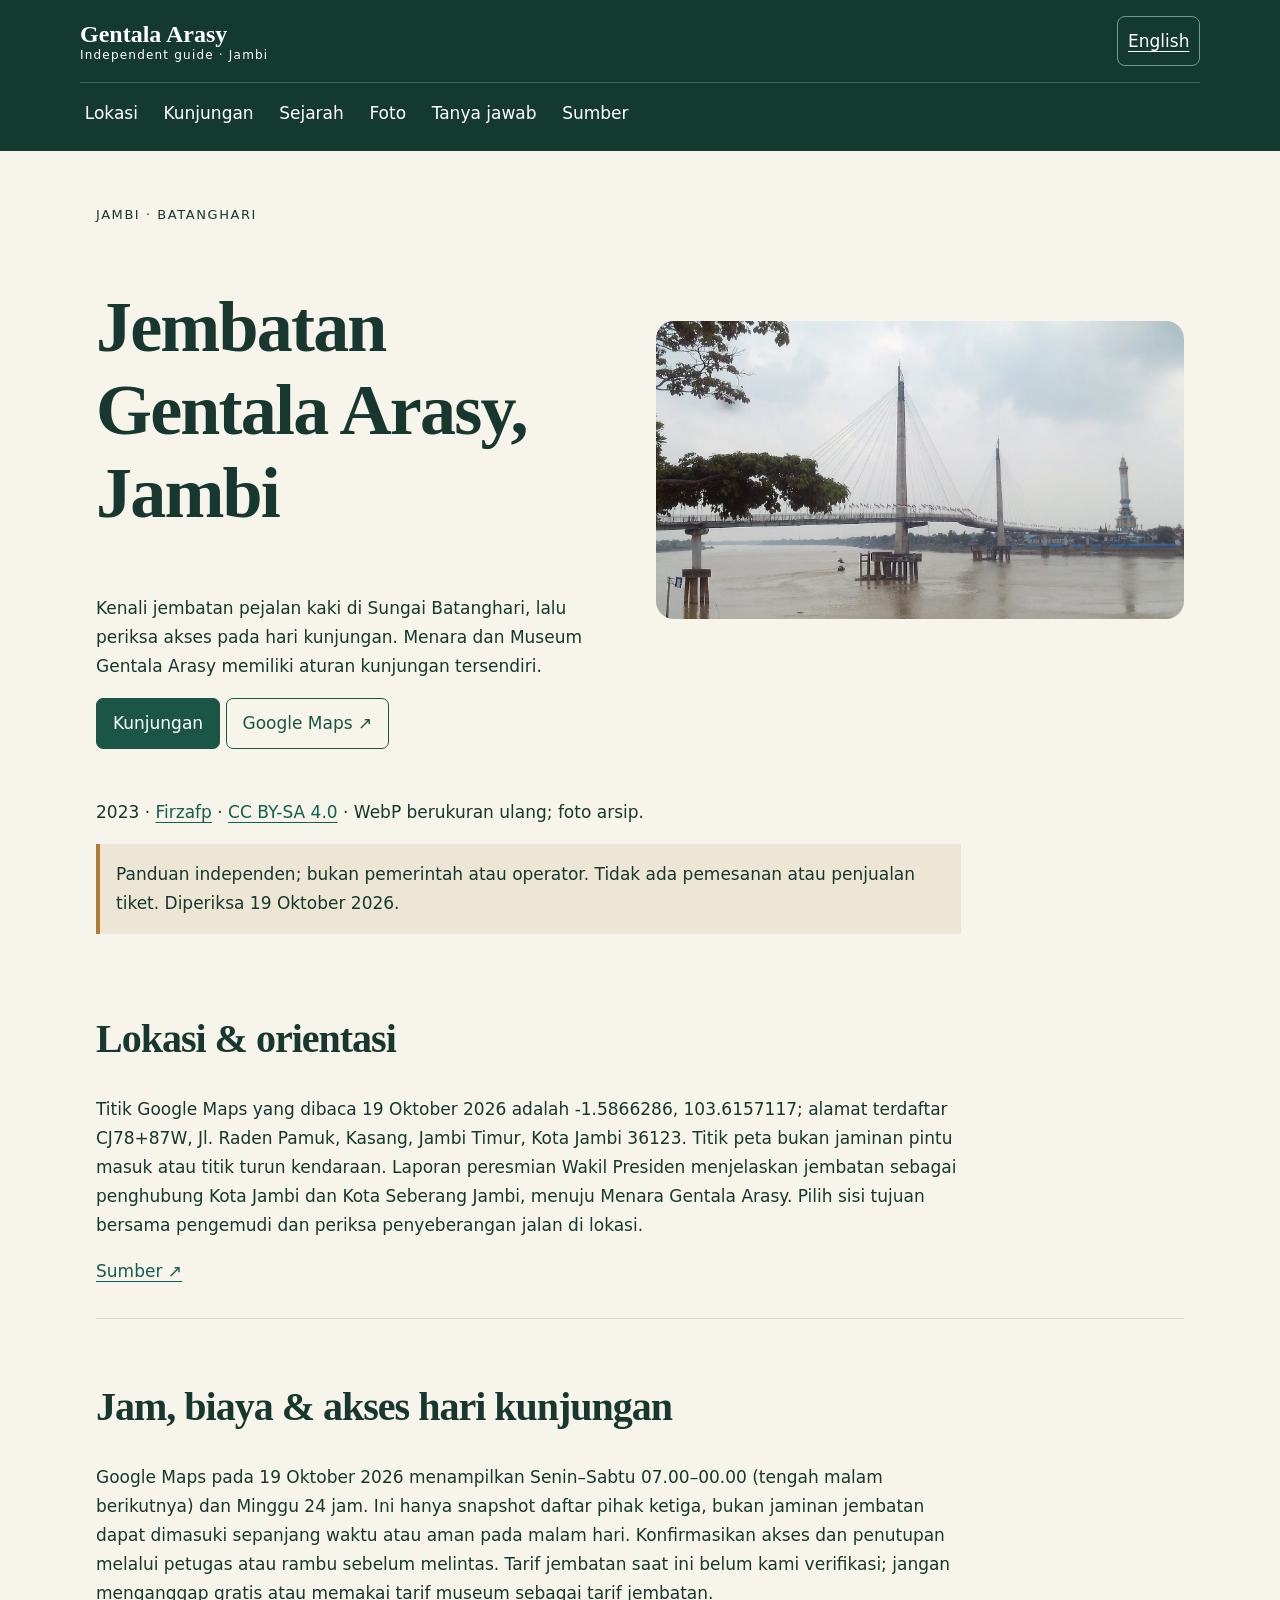
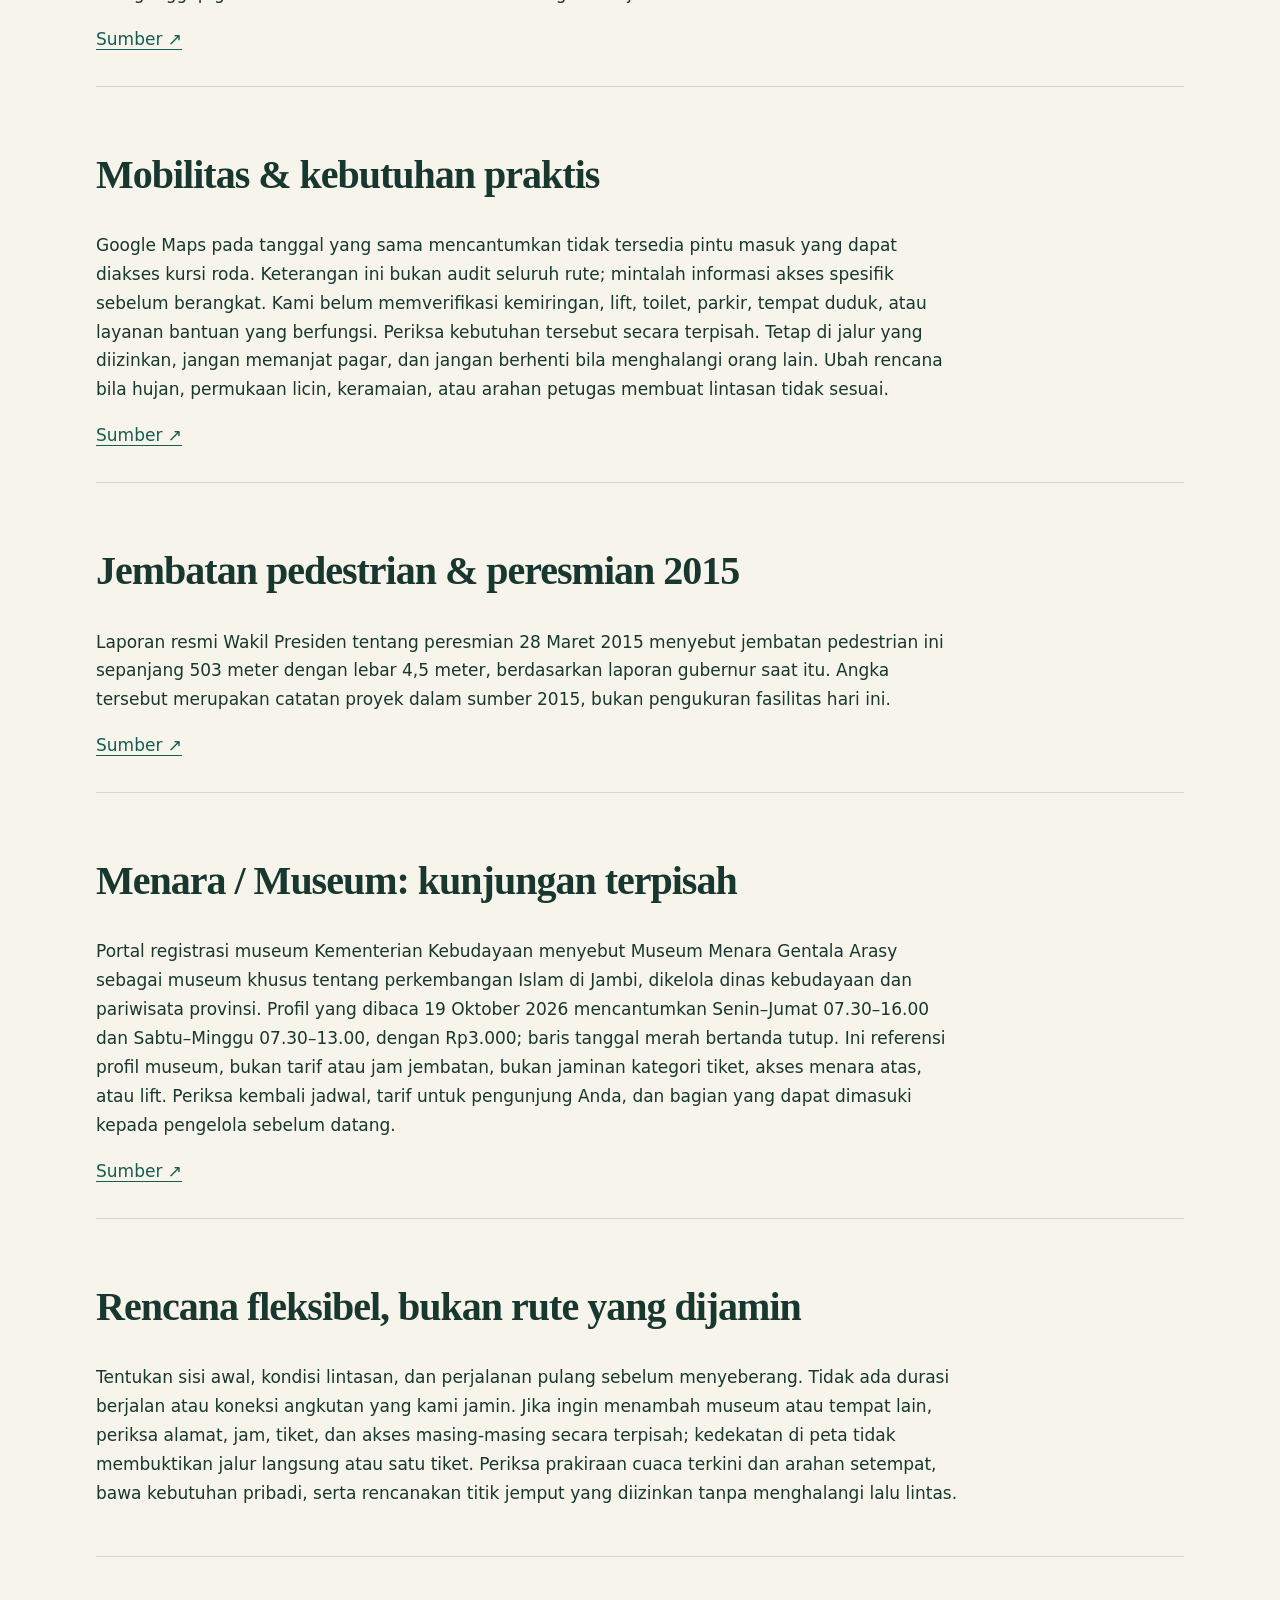
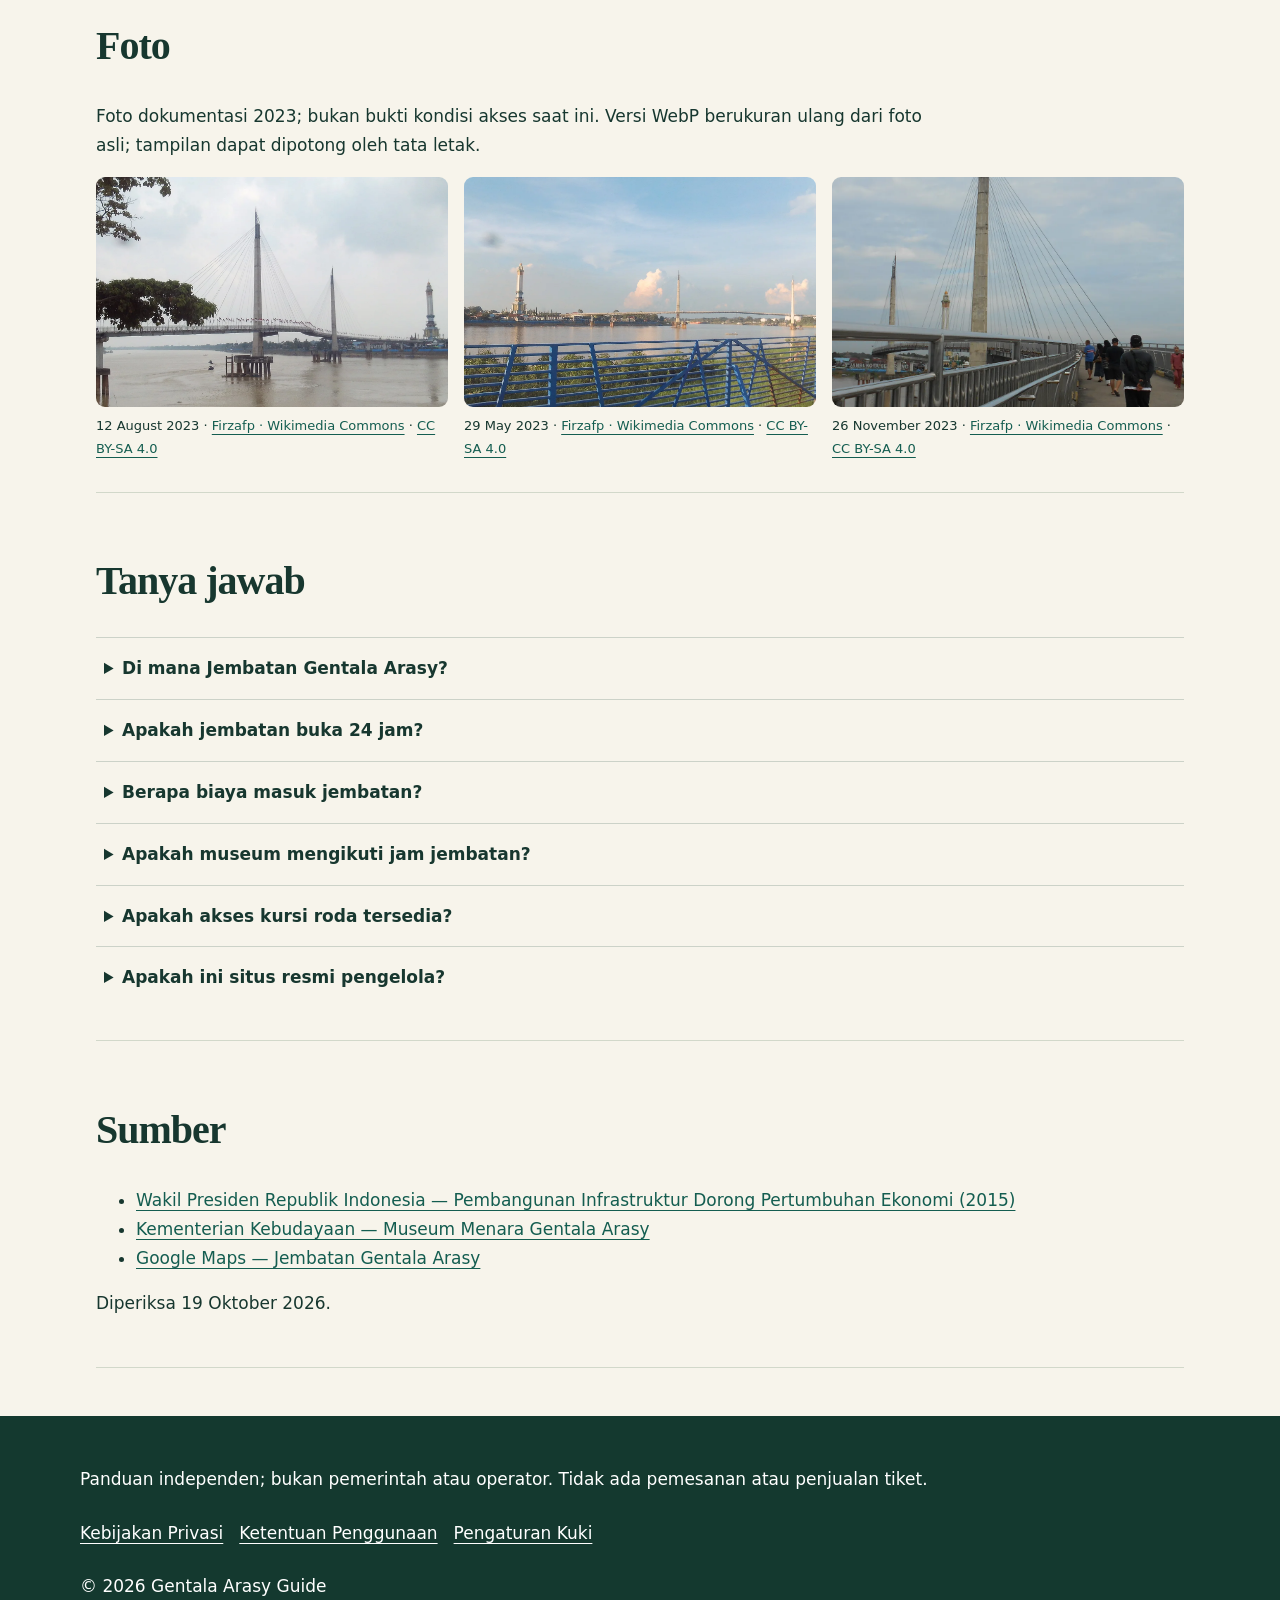
<file: index.html>
<!doctype html><html lang="id"><head><meta charset="utf-8"><meta name="viewport" content="width=device-width, initial-scale=1"><title>Jembatan Gentala Arasy Jambi: Lokasi, Jam &amp; Museum</title><meta name="description" content="Panduan independen Jembatan Gentala Arasy di Sungai Batanghari, Jambi: lokasi peta, catatan jam, akses, sejarah, dan perbedaan dengan museum."><link rel="canonical" href="https://jembatangentala.com/"><link rel="alternate" hreflang="id" href="https://jembatangentala.com/"><link rel="alternate" hreflang="en" href="https://jembatangentala.com/en/"><link rel="alternate" hreflang="x-default" href="https://jembatangentala.com/"><meta property="og:type" content="website"><meta property="og:title" content="Jembatan Gentala Arasy Jambi: Lokasi, Jam &amp; Museum"><meta property="og:description" content="Panduan independen Jembatan Gentala Arasy di Sungai Batanghari, Jambi: lokasi peta, catatan jam, akses, sejarah, dan perbedaan dengan museum."><meta property="og:url" content="https://jembatangentala.com/"><meta property="og:image" content="https://jembatangentala.com/images/gentala-arasy-river.webp"><meta name="twitter:card" content="summary_large_image"><link rel="icon" href="/favicon.svg"><link rel="manifest" href="/manifest.webmanifest"><link rel="stylesheet" href="/guide.css"><script type="application/ld+json">{"@context": "https://schema.org", "@type": "TouristAttraction", "@id": "https://jembatangentala.com/#bridge", "name": "Jembatan Gentala Arasy", "url": "https://jembatangentala.com/", "description": "Panduan independen Jembatan Gentala Arasy di Sungai Batanghari, Jambi: lokasi peta, catatan jam, akses, sejarah, dan perbedaan dengan museum.", "geo": {"@type": "GeoCoordinates", "latitude": -1.5866286, "longitude": 103.6157117}, "address": {"@type": "PostalAddress", "addressLocality": "Kota Jambi", "addressRegion": "Jambi", "addressCountry": "ID"}, "image": "https://jembatangentala.com/images/gentala-arasy-river.webp"}</script><script type="application/ld+json">{"@context": "https://schema.org", "@type": "FAQPage", "mainEntity": [{"@type": "Question", "name": "Di mana Jembatan Gentala Arasy?", "acceptedAnswer": {"@type": "Answer", "text": "Jembatan ini berada di Sungai Batanghari, Kota Jambi. Titik peta -1.5866286, 103.6157117 adalah rujukan lokasi, bukan jaminan pintu masuk; konfirmasikan sisi pendekatan sebelum berangkat."}}, {"@type": "Question", "name": "Apakah jembatan buka 24 jam?", "acceptedAnswer": {"@type": "Answer", "text": "Tidak ada jaminan demikian dari panduan ini. Google Maps pada 19 Oktober 2026 mencantumkan Senin–Sabtu 07.00–00.00 dan Minggu 24 jam; periksa akses aktual dan penutupan di lokasi. Daftar itu tidak menjamin keselamatan malam hari."}}, {"@type": "Question", "name": "Berapa biaya masuk jembatan?", "acceptedAnswer": {"@type": "Answer", "text": "Tarif jembatan saat ini belum terverifikasi. Tanyakan kepada petugas dan baca rambu; tarif pada profil Museum Menara Gentala Arasy tidak otomatis berlaku untuk jembatan."}}, {"@type": "Question", "name": "Apakah museum mengikuti jam jembatan?", "acceptedAnswer": {"@type": "Answer", "text": "Tidak. Portal museum mencantumkan jadwal museum tersendiri, Senin–Jumat 07.30–16.00 dan Sabtu–Minggu 07.30–13.00, serta tutup pada tanggal merah, dibaca 19 Oktober 2026. Periksa kembali kepada pengelola."}}, {"@type": "Question", "name": "Apakah akses kursi roda tersedia?", "acceptedAnswer": {"@type": "Answer", "text": "Google Maps pada 19 Oktober 2026 mencantumkan tidak tersedia pintu masuk yang dapat diakses kursi roda. Minta konfirmasi rute dan bantuan kepada pengelola; halaman ini tidak menjanjikan akses bebas hambatan."}}, {"@type": "Question", "name": "Apakah ini situs resmi pengelola?", "acceptedAnswer": {"@type": "Answer", "text": "Tidak. Ini panduan independen tanpa afiliasi dengan pemerintah atau pengelola. Tautan situs pada Google Maps tidak membuktikan status resmi. Kami tidak menyediakan pemesanan, penjualan tiket, atau layanan pengunjung di lokasi."}}]}</script><script src="/consent.js" defer></script><script src="/retire-offline.js" defer></script></head><body><a class="skip" href="#main">Lewati ke konten</a><header><div class="brand"><a href="/">Gentala Arasy <small>Independent guide · Jambi</small></a><a class="language" lang="en" href="/en/">English</a></div><nav aria-label="Navigasi utama"><a href="/#location">Lokasi</a><a href="/#visit">Kunjungan</a><a href="/#history">Sejarah</a><a href="/#photos">Foto</a><a href="/#faq">Tanya jawab</a><a href="/#sources">Sumber</a></nav></header><main id="main"><section class="hero"><div><p class="eyebrow">Jambi · Batanghari</p><h1>Jembatan Gentala Arasy, Jambi</h1><p>Kenali jembatan pejalan kaki di Sungai Batanghari, lalu periksa akses pada hari kunjungan. Menara dan Museum Gentala Arasy memiliki aturan kunjungan tersendiri.</p><a class="button" href="#visit">Kunjungan</a> <a class="button secondary" href="https://maps.app.goo.gl/UxociFC798phFfW46">Google Maps ↗</a></div><img src="/images/gentala-arasy-river.webp" alt="Dokumentasi jembatan dan menara di atas Sungai Batanghari" width="1600" height="902" fetchpriority="high"></section><p class="photo-credit">2023 · <a href="https://commons.wikimedia.org/wiki/File:Jembatan_Gentala_Arasy_-_Kota_Jambi,_JA_(12_Agustus_2023).jpg">Firzafp</a> · <a href="https://creativecommons.org/licenses/by-sa/4.0/">CC BY-SA 4.0</a> · WebP berukuran ulang; foto arsip.</p><p class="notice">Panduan independen; bukan pemerintah atau operator. Tidak ada pemesanan atau penjualan tiket. Diperiksa 19 Oktober 2026.</p><section id="location"><h2>Lokasi & orientasi</h2><p>Titik Google Maps yang dibaca 19 Oktober 2026 adalah -1.5866286, 103.6157117; alamat terdaftar CJ78+87W, Jl. Raden Pamuk, Kasang, Jambi Timur, Kota Jambi 36123. Titik peta bukan jaminan pintu masuk atau titik turun kendaraan. Laporan peresmian Wakil Presiden menjelaskan jembatan sebagai penghubung Kota Jambi dan Kota Seberang Jambi, menuju Menara Gentala Arasy. Pilih sisi tujuan bersama pengemudi dan periksa penyeberangan jalan di lokasi.</p><a href="https://maps.app.goo.gl/UxociFC798phFfW46">Sumber ↗</a></section><section id="visit"><h2>Jam, biaya & akses hari kunjungan</h2><p>Google Maps pada 19 Oktober 2026 menampilkan Senin–Sabtu 07.00–00.00 (tengah malam berikutnya) dan Minggu 24 jam. Ini hanya snapshot daftar pihak ketiga, bukan jaminan jembatan dapat dimasuki sepanjang waktu atau aman pada malam hari. Konfirmasikan akses dan penutupan melalui petugas atau rambu sebelum melintas. Tarif jembatan saat ini belum kami verifikasi; jangan menganggap gratis atau memakai tarif museum sebagai tarif jembatan.</p><a href="https://maps.app.goo.gl/UxociFC798phFfW46">Sumber ↗</a></section><section id="access"><h2>Mobilitas & kebutuhan praktis</h2><p>Google Maps pada tanggal yang sama mencantumkan tidak tersedia pintu masuk yang dapat diakses kursi roda. Keterangan ini bukan audit seluruh rute; mintalah informasi akses spesifik sebelum berangkat. Kami belum memverifikasi kemiringan, lift, toilet, parkir, tempat duduk, atau layanan bantuan yang berfungsi. Periksa kebutuhan tersebut secara terpisah. Tetap di jalur yang diizinkan, jangan memanjat pagar, dan jangan berhenti bila menghalangi orang lain. Ubah rencana bila hujan, permukaan licin, keramaian, atau arahan petugas membuat lintasan tidak sesuai.</p><a href="https://maps.app.goo.gl/UxociFC798phFfW46">Sumber ↗</a></section><section id="history"><h2>Jembatan pedestrian & peresmian 2015</h2><p>Laporan resmi Wakil Presiden tentang peresmian 28 Maret 2015 menyebut jembatan pedestrian ini sepanjang 503 meter dengan lebar 4,5 meter, berdasarkan laporan gubernur saat itu. Angka tersebut merupakan catatan proyek dalam sumber 2015, bukan pengukuran fasilitas hari ini.</p><a href="https://wapresri.go.id/pembangunan-infrastruktur-dorong-pertumbuhan-ekonomi/">Sumber ↗</a></section><section id="museum"><h2>Menara / Museum: kunjungan terpisah</h2><p>Portal registrasi museum Kementerian Kebudayaan menyebut Museum Menara Gentala Arasy sebagai museum khusus tentang perkembangan Islam di Jambi, dikelola dinas kebudayaan dan pariwisata provinsi. Profil yang dibaca 19 Oktober 2026 mencantumkan Senin–Jumat 07.30–16.00 dan Sabtu–Minggu 07.30–13.00, dengan Rp3.000; baris tanggal merah bertanda tutup. Ini referensi profil museum, bukan tarif atau jam jembatan, bukan jaminan kategori tiket, akses menara atas, atau lift. Periksa kembali jadwal, tarif untuk pengunjung Anda, dan bagian yang dapat dimasuki kepada pengelola sebelum datang.</p><a href="https://museum.kemenbud.go.id/museum/profile/museum%2Bmenara%2Bgentala%2Barasy">Sumber ↗</a></section><section id="planning"><h2>Rencana fleksibel, bukan rute yang dijamin</h2><p>Tentukan sisi awal, kondisi lintasan, dan perjalanan pulang sebelum menyeberang. Tidak ada durasi berjalan atau koneksi angkutan yang kami jamin. Jika ingin menambah museum atau tempat lain, periksa alamat, jam, tiket, dan akses masing-masing secara terpisah; kedekatan di peta tidak membuktikan jalur langsung atau satu tiket. Periksa prakiraan cuaca terkini dan arahan setempat, bawa kebutuhan pribadi, serta rencanakan titik jemput yang diizinkan tanpa menghalangi lalu lintas.</p></section><section id="photos"><h2>Foto</h2><p>Foto dokumentasi 2023; bukan bukti kondisi akses saat ini. Versi WebP berukuran ulang dari foto asli; tampilan dapat dipotong oleh tata letak.</p><div class="gallery"><figure><img src="/images/gentala-arasy-river.webp" alt="Dokumentasi jembatan dan menara di atas Sungai Batanghari" loading="lazy"><figcaption>12 August 2023 · <a href="https://commons.wikimedia.org/wiki/File:Jembatan_Gentala_Arasy_-_Kota_Jambi,_JA_(12_Agustus_2023).jpg">Firzafp · Wikimedia Commons</a> · <a href="https://creativecommons.org/licenses/by-sa/4.0/">CC BY-SA 4.0</a></figcaption></figure><figure><img src="/images/gentala-arasy-riverfront.webp" alt="Dokumentasi jembatan dan menara dari tepi sungai" loading="lazy"><figcaption>29 May 2023 · <a href="https://commons.wikimedia.org/wiki/File:Gentala_Arasy_and_its_bridge_(view_from_Putri_Pinang_Masak_Park)_-_Pasar_Jambi,_Jambi_City,_JA_(29_May_2023).jpg">Firzafp · Wikimedia Commons</a> · <a href="https://creativecommons.org/licenses/by-sa/4.0/">CC BY-SA 4.0</a></figcaption></figure><figure><img src="/images/gentala-arasy-walkway.webp" alt="Dokumentasi jalur pejalan kaki pada jembatan" loading="lazy"><figcaption>26 November 2023 · <a href="https://commons.wikimedia.org/wiki/File:Jembatan_(pejalan_kaki)_Gentala_Arasy_-_Kota_Jambi,_JA_(26_Nov_%2723).jpg">Firzafp · Wikimedia Commons</a> · <a href="https://creativecommons.org/licenses/by-sa/4.0/">CC BY-SA 4.0</a></figcaption></figure></div></section><section id="faq"><h2>Tanya jawab</h2><details><summary>Di mana Jembatan Gentala Arasy?</summary><p>Jembatan ini berada di Sungai Batanghari, Kota Jambi. Titik peta -1.5866286, 103.6157117 adalah rujukan lokasi, bukan jaminan pintu masuk; konfirmasikan sisi pendekatan sebelum berangkat.</p></details><details><summary>Apakah jembatan buka 24 jam?</summary><p>Tidak ada jaminan demikian dari panduan ini. Google Maps pada 19 Oktober 2026 mencantumkan Senin–Sabtu 07.00–00.00 dan Minggu 24 jam; periksa akses aktual dan penutupan di lokasi. Daftar itu tidak menjamin keselamatan malam hari.</p></details><details><summary>Berapa biaya masuk jembatan?</summary><p>Tarif jembatan saat ini belum terverifikasi. Tanyakan kepada petugas dan baca rambu; tarif pada profil Museum Menara Gentala Arasy tidak otomatis berlaku untuk jembatan.</p></details><details><summary>Apakah museum mengikuti jam jembatan?</summary><p>Tidak. Portal museum mencantumkan jadwal museum tersendiri, Senin–Jumat 07.30–16.00 dan Sabtu–Minggu 07.30–13.00, serta tutup pada tanggal merah, dibaca 19 Oktober 2026. Periksa kembali kepada pengelola.</p></details><details><summary>Apakah akses kursi roda tersedia?</summary><p>Google Maps pada 19 Oktober 2026 mencantumkan tidak tersedia pintu masuk yang dapat diakses kursi roda. Minta konfirmasi rute dan bantuan kepada pengelola; halaman ini tidak menjanjikan akses bebas hambatan.</p></details><details><summary>Apakah ini situs resmi pengelola?</summary><p>Tidak. Ini panduan independen tanpa afiliasi dengan pemerintah atau pengelola. Tautan situs pada Google Maps tidak membuktikan status resmi. Kami tidak menyediakan pemesanan, penjualan tiket, atau layanan pengunjung di lokasi.</p></details></section><section id="sources"><h2>Sumber</h2><ul><li><a href="https://wapresri.go.id/pembangunan-infrastruktur-dorong-pertumbuhan-ekonomi/">Wakil Presiden Republik Indonesia — Pembangunan Infrastruktur Dorong Pertumbuhan Ekonomi (2015)</a></li><li><a href="https://museum.kemenbud.go.id/museum/profile/museum%2Bmenara%2Bgentala%2Barasy">Kementerian Kebudayaan — Museum Menara Gentala Arasy</a></li><li><a href="https://maps.app.goo.gl/UxociFC798phFfW46">Google Maps — Jembatan Gentala Arasy</a></li></ul><p>Diperiksa 19 Oktober 2026.</p></section></main><footer><p>Panduan independen; bukan pemerintah atau operator. Tidak ada pemesanan atau penjualan tiket.</p><div class="footerlinks"><a href="/legal/privacy/">Kebijakan Privasi</a><a href="/legal/terms/">Ketentuan Penggunaan</a><a href="/legal/cookies/">Pengaturan Kuki</a></div><p>© 2026 Gentala Arasy Guide</p></footer></body></html>
</file>
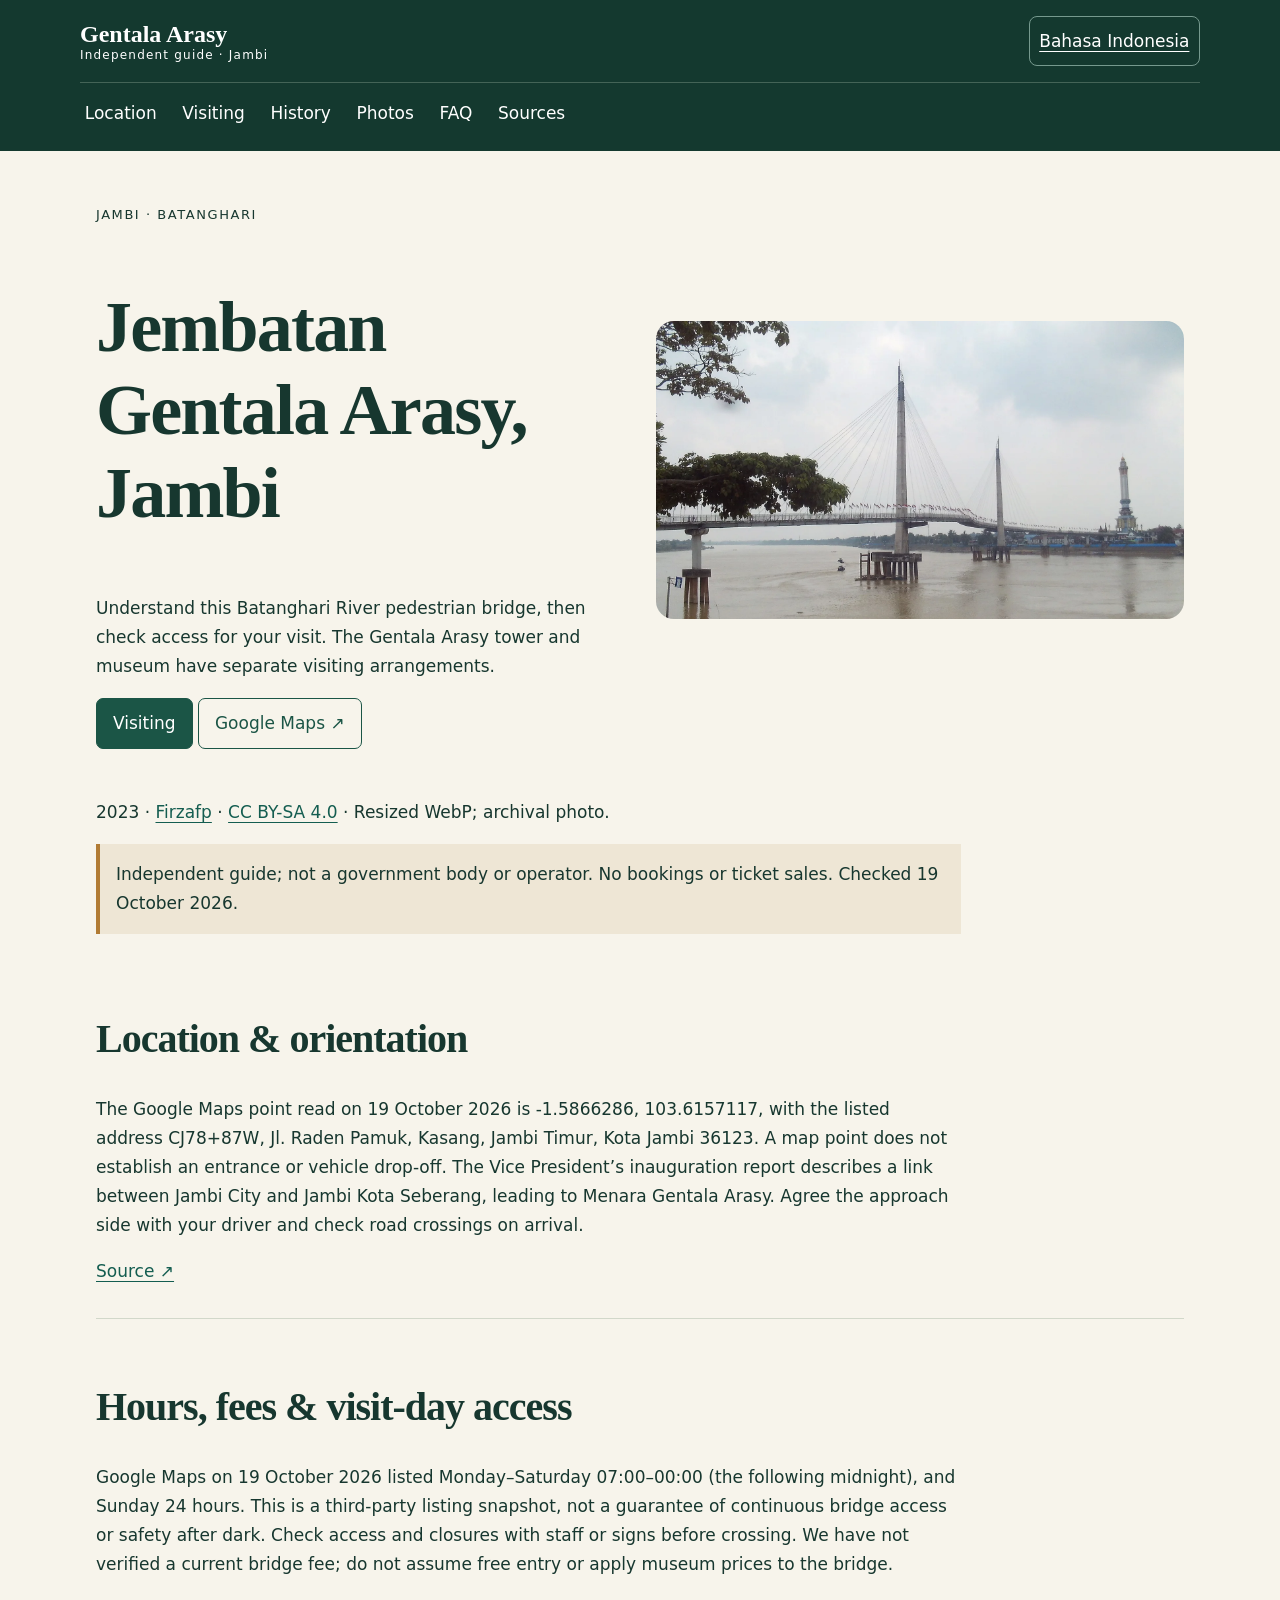
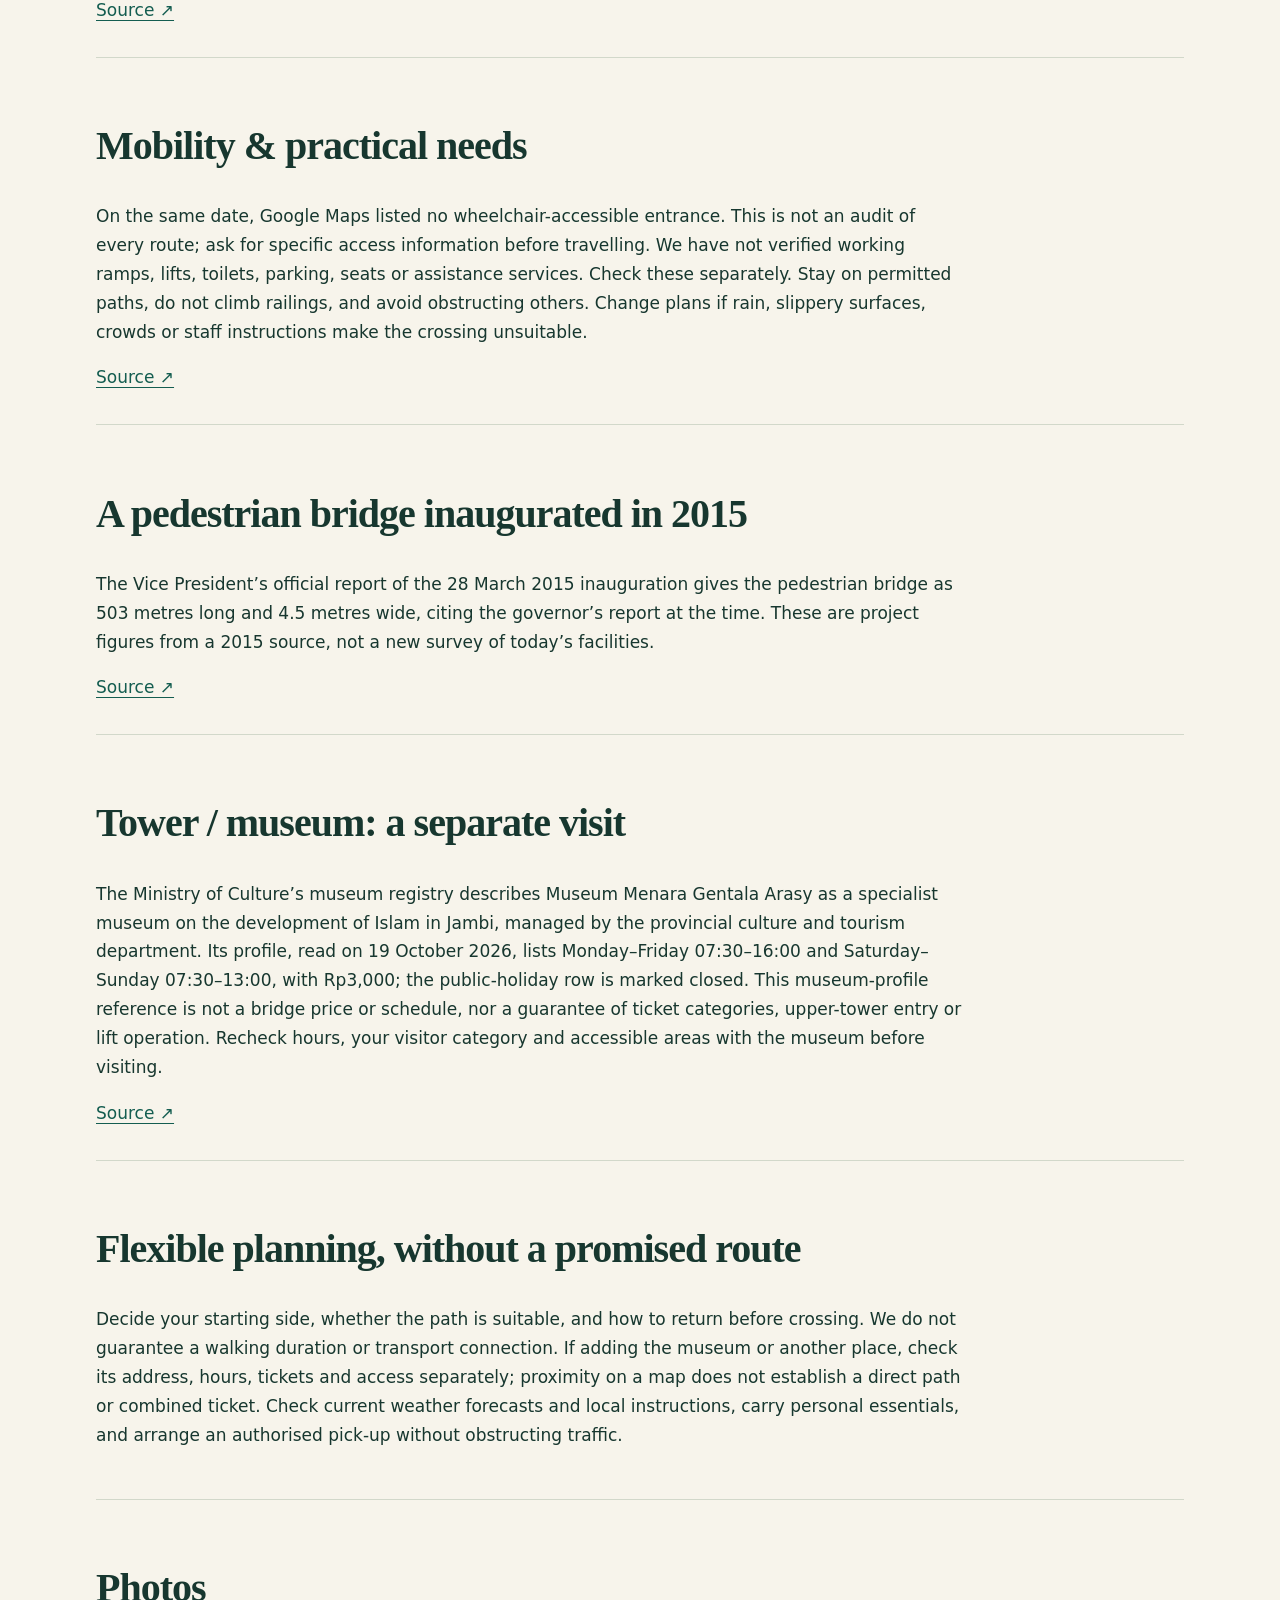
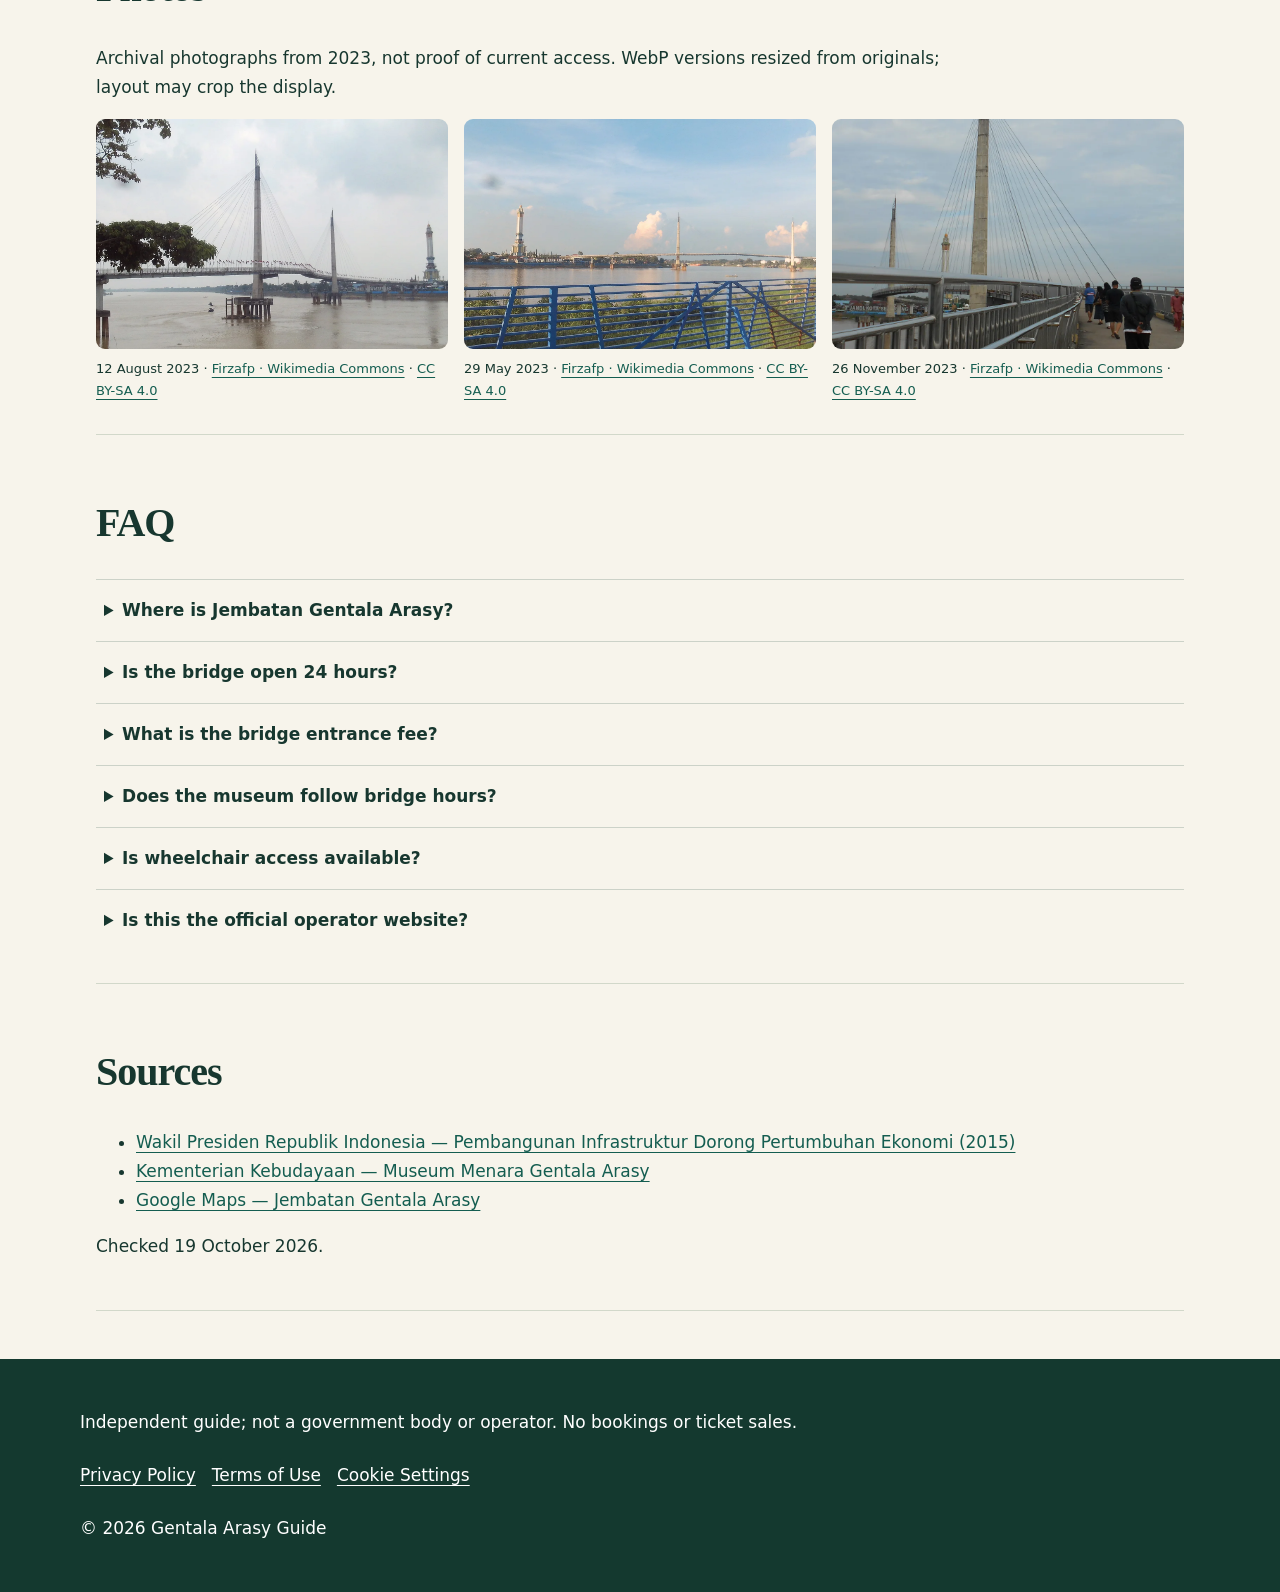
<file: en/index.html>
<!doctype html><html lang="en"><head><meta charset="utf-8"><meta name="viewport" content="width=device-width, initial-scale=1"><title>Gentala Arasy Bridge, Jambi: Location, Hours &amp; Museum</title><meta name="description" content="Independent guide to Jembatan Gentala Arasy over the Batanghari River in Jambi: map location, dated hours, access, history and separate museum visits."><link rel="canonical" href="https://jembatangentala.com/en/"><link rel="alternate" hreflang="id" href="https://jembatangentala.com/"><link rel="alternate" hreflang="en" href="https://jembatangentala.com/en/"><link rel="alternate" hreflang="x-default" href="https://jembatangentala.com/"><meta property="og:type" content="website"><meta property="og:title" content="Gentala Arasy Bridge, Jambi: Location, Hours &amp; Museum"><meta property="og:description" content="Independent guide to Jembatan Gentala Arasy over the Batanghari River in Jambi: map location, dated hours, access, history and separate museum visits."><meta property="og:url" content="https://jembatangentala.com/en/"><meta property="og:image" content="https://jembatangentala.com/images/gentala-arasy-river.webp"><meta name="twitter:card" content="summary_large_image"><link rel="icon" href="/favicon.svg"><link rel="manifest" href="/manifest.webmanifest"><link rel="stylesheet" href="/guide.css"><script type="application/ld+json">{"@context": "https://schema.org", "@type": "TouristAttraction", "@id": "https://jembatangentala.com/#bridge", "name": "Jembatan Gentala Arasy", "url": "https://jembatangentala.com/en/", "description": "Independent guide to Jembatan Gentala Arasy over the Batanghari River in Jambi: map location, dated hours, access, history and separate museum visits.", "geo": {"@type": "GeoCoordinates", "latitude": -1.5866286, "longitude": 103.6157117}, "address": {"@type": "PostalAddress", "addressLocality": "Kota Jambi", "addressRegion": "Jambi", "addressCountry": "ID"}, "image": "https://jembatangentala.com/images/gentala-arasy-river.webp"}</script><script type="application/ld+json">{"@context": "https://schema.org", "@type": "FAQPage", "mainEntity": [{"@type": "Question", "name": "Where is Jembatan Gentala Arasy?", "acceptedAnswer": {"@type": "Answer", "text": "The bridge crosses the Batanghari River in Jambi City. The point -1.5866286, 103.6157117 is a location reference, not a confirmed entrance; check your approach side before travelling."}}, {"@type": "Question", "name": "Is the bridge open 24 hours?", "acceptedAnswer": {"@type": "Answer", "text": "This guide gives no such guarantee. Google Maps on 19 October 2026 listed Monday–Saturday 07:00–00:00 and Sunday 24 hours; check actual access and closures on site. The listing does not establish safety after dark."}}, {"@type": "Question", "name": "What is the bridge entrance fee?", "acceptedAnswer": {"@type": "Answer", "text": "A current bridge fee has not been verified. Ask staff and read signs; the price on the Museum Menara Gentala Arasy profile does not automatically apply to the bridge."}}, {"@type": "Question", "name": "Does the museum follow bridge hours?", "acceptedAnswer": {"@type": "Answer", "text": "No. The museum portal lists a separate schedule of Monday–Friday 07:30–16:00 and Saturday–Sunday 07:30–13:00, with public holidays marked closed, read on 19 October 2026. Recheck with its operator."}}, {"@type": "Question", "name": "Is wheelchair access available?", "acceptedAnswer": {"@type": "Answer", "text": "Google Maps on 19 October 2026 listed no wheelchair-accessible entrance. Ask the operator to confirm routes and assistance; this page does not promise step-free access."}}, {"@type": "Question", "name": "Is this the official operator website?", "acceptedAnswer": {"@type": "Answer", "text": "No. This is an independent guide without government or operator affiliation. A website link on Google Maps does not establish official status. We do not provide bookings, ticket sales or on-site visitor services."}}]}</script><script src="/consent.js" defer></script><script src="/retire-offline.js" defer></script></head><body><a class="skip" href="#main">Skip to content</a><header><div class="brand"><a href="/en/">Gentala Arasy <small>Independent guide · Jambi</small></a><a class="language" lang="id" href="/">Bahasa Indonesia</a></div><nav aria-label="Main navigation"><a href="/en/#location">Location</a><a href="/en/#visit">Visiting</a><a href="/en/#history">History</a><a href="/en/#photos">Photos</a><a href="/en/#faq">FAQ</a><a href="/en/#sources">Sources</a></nav></header><main id="main"><section class="hero"><div><p class="eyebrow">Jambi · Batanghari</p><h1>Jembatan Gentala Arasy, Jambi</h1><p>Understand this Batanghari River pedestrian bridge, then check access for your visit. The Gentala Arasy tower and museum have separate visiting arrangements.</p><a class="button" href="#visit">Visiting</a> <a class="button secondary" href="https://maps.app.goo.gl/UxociFC798phFfW46">Google Maps ↗</a></div><img src="/images/gentala-arasy-river.webp" alt="Archival view of the bridge and tower over the Batanghari River" width="1600" height="902" fetchpriority="high"></section><p class="photo-credit">2023 · <a href="https://commons.wikimedia.org/wiki/File:Jembatan_Gentala_Arasy_-_Kota_Jambi,_JA_(12_Agustus_2023).jpg">Firzafp</a> · <a href="https://creativecommons.org/licenses/by-sa/4.0/">CC BY-SA 4.0</a> · Resized WebP; archival photo.</p><p class="notice">Independent guide; not a government body or operator. No bookings or ticket sales. Checked 19 October 2026.</p><section id="location"><h2>Location & orientation</h2><p>The Google Maps point read on 19 October 2026 is -1.5866286, 103.6157117, with the listed address CJ78+87W, Jl. Raden Pamuk, Kasang, Jambi Timur, Kota Jambi 36123. A map point does not establish an entrance or vehicle drop-off. The Vice President’s inauguration report describes a link between Jambi City and Jambi Kota Seberang, leading to Menara Gentala Arasy. Agree the approach side with your driver and check road crossings on arrival.</p><a href="https://maps.app.goo.gl/UxociFC798phFfW46">Source ↗</a></section><section id="visit"><h2>Hours, fees & visit-day access</h2><p>Google Maps on 19 October 2026 listed Monday–Saturday 07:00–00:00 (the following midnight), and Sunday 24 hours. This is a third-party listing snapshot, not a guarantee of continuous bridge access or safety after dark. Check access and closures with staff or signs before crossing. We have not verified a current bridge fee; do not assume free entry or apply museum prices to the bridge.</p><a href="https://maps.app.goo.gl/UxociFC798phFfW46">Source ↗</a></section><section id="access"><h2>Mobility & practical needs</h2><p>On the same date, Google Maps listed no wheelchair-accessible entrance. This is not an audit of every route; ask for specific access information before travelling. We have not verified working ramps, lifts, toilets, parking, seats or assistance services. Check these separately. Stay on permitted paths, do not climb railings, and avoid obstructing others. Change plans if rain, slippery surfaces, crowds or staff instructions make the crossing unsuitable.</p><a href="https://maps.app.goo.gl/UxociFC798phFfW46">Source ↗</a></section><section id="history"><h2>A pedestrian bridge inaugurated in 2015</h2><p>The Vice President’s official report of the 28 March 2015 inauguration gives the pedestrian bridge as 503 metres long and 4.5 metres wide, citing the governor’s report at the time. These are project figures from a 2015 source, not a new survey of today’s facilities.</p><a href="https://wapresri.go.id/pembangunan-infrastruktur-dorong-pertumbuhan-ekonomi/">Source ↗</a></section><section id="museum"><h2>Tower / museum: a separate visit</h2><p>The Ministry of Culture’s museum registry describes Museum Menara Gentala Arasy as a specialist museum on the development of Islam in Jambi, managed by the provincial culture and tourism department. Its profile, read on 19 October 2026, lists Monday–Friday 07:30–16:00 and Saturday–Sunday 07:30–13:00, with Rp3,000; the public-holiday row is marked closed. This museum-profile reference is not a bridge price or schedule, nor a guarantee of ticket categories, upper-tower entry or lift operation. Recheck hours, your visitor category and accessible areas with the museum before visiting.</p><a href="https://museum.kemenbud.go.id/museum/profile/museum%2Bmenara%2Bgentala%2Barasy">Source ↗</a></section><section id="planning"><h2>Flexible planning, without a promised route</h2><p>Decide your starting side, whether the path is suitable, and how to return before crossing. We do not guarantee a walking duration or transport connection. If adding the museum or another place, check its address, hours, tickets and access separately; proximity on a map does not establish a direct path or combined ticket. Check current weather forecasts and local instructions, carry personal essentials, and arrange an authorised pick-up without obstructing traffic.</p></section><section id="photos"><h2>Photos</h2><p>Archival photographs from 2023, not proof of current access. WebP versions resized from originals; layout may crop the display.</p><div class="gallery"><figure><img src="/images/gentala-arasy-river.webp" alt="Archival view of the bridge and tower over the Batanghari River" loading="lazy"><figcaption>12 August 2023 · <a href="https://commons.wikimedia.org/wiki/File:Jembatan_Gentala_Arasy_-_Kota_Jambi,_JA_(12_Agustus_2023).jpg">Firzafp · Wikimedia Commons</a> · <a href="https://creativecommons.org/licenses/by-sa/4.0/">CC BY-SA 4.0</a></figcaption></figure><figure><img src="/images/gentala-arasy-riverfront.webp" alt="Archival riverbank view of the bridge and tower" loading="lazy"><figcaption>29 May 2023 · <a href="https://commons.wikimedia.org/wiki/File:Gentala_Arasy_and_its_bridge_(view_from_Putri_Pinang_Masak_Park)_-_Pasar_Jambi,_Jambi_City,_JA_(29_May_2023).jpg">Firzafp · Wikimedia Commons</a> · <a href="https://creativecommons.org/licenses/by-sa/4.0/">CC BY-SA 4.0</a></figcaption></figure><figure><img src="/images/gentala-arasy-walkway.webp" alt="Archival view of the bridge pedestrian path" loading="lazy"><figcaption>26 November 2023 · <a href="https://commons.wikimedia.org/wiki/File:Jembatan_(pejalan_kaki)_Gentala_Arasy_-_Kota_Jambi,_JA_(26_Nov_%2723).jpg">Firzafp · Wikimedia Commons</a> · <a href="https://creativecommons.org/licenses/by-sa/4.0/">CC BY-SA 4.0</a></figcaption></figure></div></section><section id="faq"><h2>FAQ</h2><details><summary>Where is Jembatan Gentala Arasy?</summary><p>The bridge crosses the Batanghari River in Jambi City. The point -1.5866286, 103.6157117 is a location reference, not a confirmed entrance; check your approach side before travelling.</p></details><details><summary>Is the bridge open 24 hours?</summary><p>This guide gives no such guarantee. Google Maps on 19 October 2026 listed Monday–Saturday 07:00–00:00 and Sunday 24 hours; check actual access and closures on site. The listing does not establish safety after dark.</p></details><details><summary>What is the bridge entrance fee?</summary><p>A current bridge fee has not been verified. Ask staff and read signs; the price on the Museum Menara Gentala Arasy profile does not automatically apply to the bridge.</p></details><details><summary>Does the museum follow bridge hours?</summary><p>No. The museum portal lists a separate schedule of Monday–Friday 07:30–16:00 and Saturday–Sunday 07:30–13:00, with public holidays marked closed, read on 19 October 2026. Recheck with its operator.</p></details><details><summary>Is wheelchair access available?</summary><p>Google Maps on 19 October 2026 listed no wheelchair-accessible entrance. Ask the operator to confirm routes and assistance; this page does not promise step-free access.</p></details><details><summary>Is this the official operator website?</summary><p>No. This is an independent guide without government or operator affiliation. A website link on Google Maps does not establish official status. We do not provide bookings, ticket sales or on-site visitor services.</p></details></section><section id="sources"><h2>Sources</h2><ul><li><a href="https://wapresri.go.id/pembangunan-infrastruktur-dorong-pertumbuhan-ekonomi/">Wakil Presiden Republik Indonesia — Pembangunan Infrastruktur Dorong Pertumbuhan Ekonomi (2015)</a></li><li><a href="https://museum.kemenbud.go.id/museum/profile/museum%2Bmenara%2Bgentala%2Barasy">Kementerian Kebudayaan — Museum Menara Gentala Arasy</a></li><li><a href="https://maps.app.goo.gl/UxociFC798phFfW46">Google Maps — Jembatan Gentala Arasy</a></li></ul><p>Checked 19 October 2026.</p></section></main><footer><p>Independent guide; not a government body or operator. No bookings or ticket sales.</p><div class="footerlinks"><a href="/en/legal/privacy/">Privacy Policy</a><a href="/en/legal/terms/">Terms of Use</a><a href="/en/legal/cookies/">Cookie Settings</a></div><p>© 2026 Gentala Arasy Guide</p></footer></body></html>
</file>
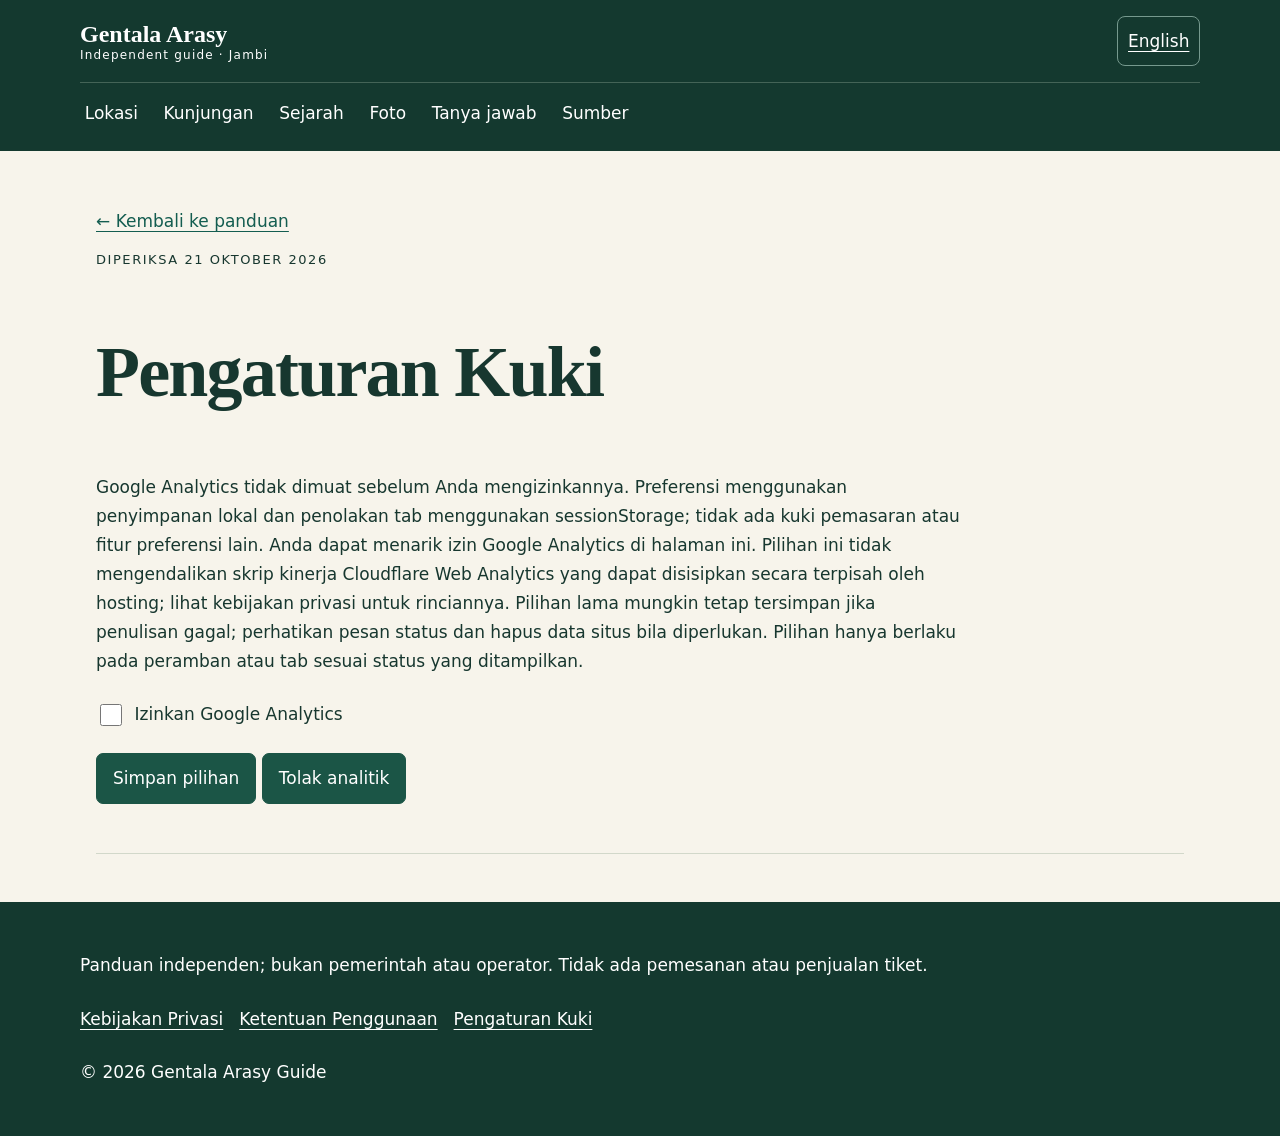
<file: legal/cookies/index.html>
<!doctype html><html lang="id"><head><meta charset="utf-8"><meta name="viewport" content="width=device-width, initial-scale=1"><title>Pengaturan Kuki | Gentala Arasy Guide</title><meta name="description" content="Atur izin Google Analytics dan penyimpanan pilihan. Analitik kinerja hosting Cloudflare dikelola secara terpisah."><link rel="canonical" href="https://jembatangentala.com/legal/cookies/"><link rel="alternate" hreflang="id" href="https://jembatangentala.com/legal/cookies/"><link rel="alternate" hreflang="en" href="https://jembatangentala.com/en/legal/cookies/"><link rel="alternate" hreflang="x-default" href="https://jembatangentala.com/legal/cookies/"><meta property="og:type" content="website"><meta property="og:title" content="Pengaturan Kuki | Gentala Arasy Guide"><meta property="og:description" content="Atur izin Google Analytics dan penyimpanan pilihan. Analitik kinerja hosting Cloudflare dikelola secara terpisah."><meta property="og:url" content="https://jembatangentala.com/legal/cookies/"><meta property="og:image" content="https://jembatangentala.com/images/gentala-arasy-river.webp"><meta name="twitter:card" content="summary_large_image"><link rel="icon" href="/favicon.svg"><link rel="manifest" href="/manifest.webmanifest"><link rel="stylesheet" href="/guide.css"><script src="/consent.js" defer></script><script src="/retire-offline.js" defer></script></head><body><a class="skip" href="#main">Lewati ke konten</a><header><div class="brand"><a href="/">Gentala Arasy <small>Independent guide · Jambi</small></a><a class="language" lang="en" href="/en/legal/cookies/">English</a></div><nav aria-label="Navigasi utama"><a href="/#location">Lokasi</a><a href="/#visit">Kunjungan</a><a href="/#history">Sejarah</a><a href="/#photos">Foto</a><a href="/#faq">Tanya jawab</a><a href="/#sources">Sumber</a></nav></header><main id="main"><section><a href="/">← Kembali ke panduan</a><p class="eyebrow">Diperiksa 21 Oktober 2026</p><h1>Pengaturan Kuki</h1><p>Google Analytics tidak dimuat sebelum Anda mengizinkannya. Preferensi menggunakan penyimpanan lokal dan penolakan tab menggunakan sessionStorage; tidak ada kuki pemasaran atau fitur preferensi lain. Anda dapat menarik izin Google Analytics di halaman ini. Pilihan ini tidak mengendalikan skrip kinerja Cloudflare Web Analytics yang dapat disisipkan secara terpisah oleh hosting; lihat kebijakan privasi untuk rinciannya. Pilihan lama mungkin tetap tersimpan jika penulisan gagal; perhatikan pesan status dan hapus data situs bila diperlukan. Pilihan hanya berlaku pada peramban atau tab sesuai status yang ditampilkan.</p><form id="cookie-settings"><label class="check"><input type="checkbox" id="analytics">Izinkan Google Analytics</label><button type="submit">Simpan pilihan</button> <button type="button" data-cookie-reject>Tolak analitik</button><p data-consent-status role="status" aria-live="polite"></p></form></section></main><footer><p>Panduan independen; bukan pemerintah atau operator. Tidak ada pemesanan atau penjualan tiket.</p><div class="footerlinks"><a href="/legal/privacy/">Kebijakan Privasi</a><a href="/legal/terms/">Ketentuan Penggunaan</a><a href="/legal/cookies/">Pengaturan Kuki</a></div><p>© 2026 Gentala Arasy Guide</p></footer></body></html>
</file>
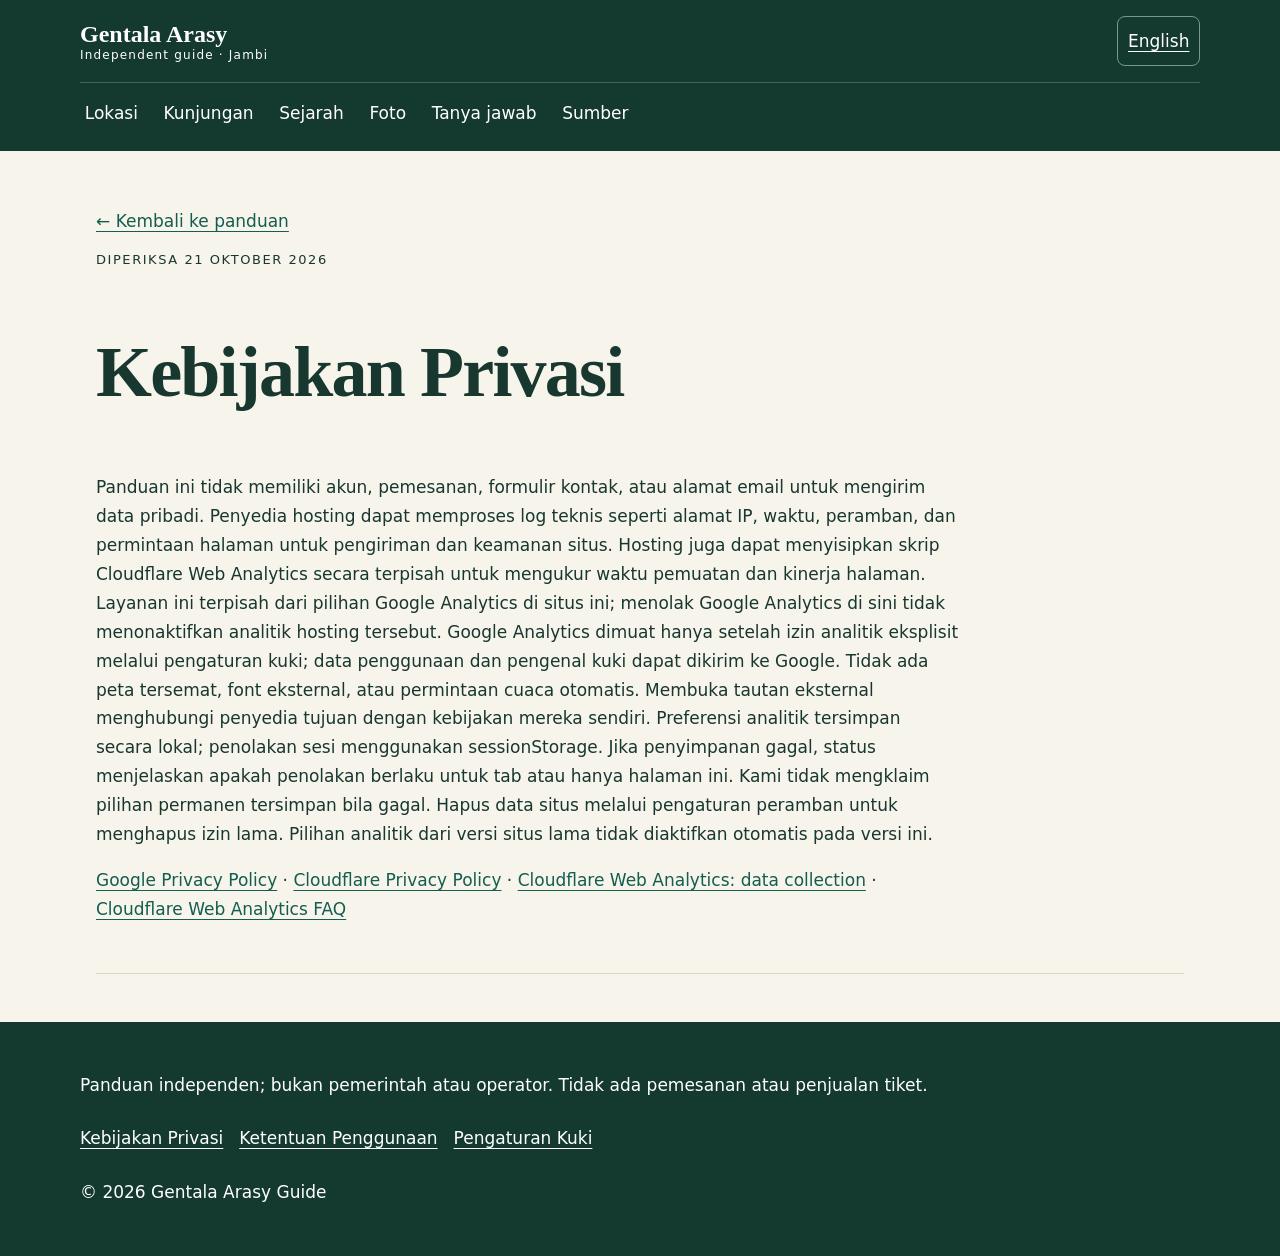
<file: legal/privacy/index.html>
<!doctype html><html lang="id"><head><meta charset="utf-8"><meta name="viewport" content="width=device-width, initial-scale=1"><title>Kebijakan Privasi | Gentala Arasy Guide</title><meta name="description" content="Privasi panduan Gentala Arasy: log hosting, analitik kinerja Cloudflare, dan pilihan Google Analytics."><link rel="canonical" href="https://jembatangentala.com/legal/privacy/"><link rel="alternate" hreflang="id" href="https://jembatangentala.com/legal/privacy/"><link rel="alternate" hreflang="en" href="https://jembatangentala.com/en/legal/privacy/"><link rel="alternate" hreflang="x-default" href="https://jembatangentala.com/legal/privacy/"><meta property="og:type" content="website"><meta property="og:title" content="Kebijakan Privasi | Gentala Arasy Guide"><meta property="og:description" content="Privasi panduan Gentala Arasy: log hosting, analitik kinerja Cloudflare, dan pilihan Google Analytics."><meta property="og:url" content="https://jembatangentala.com/legal/privacy/"><meta property="og:image" content="https://jembatangentala.com/images/gentala-arasy-river.webp"><meta name="twitter:card" content="summary_large_image"><link rel="icon" href="/favicon.svg"><link rel="manifest" href="/manifest.webmanifest"><link rel="stylesheet" href="/guide.css"><script src="/consent.js" defer></script><script src="/retire-offline.js" defer></script></head><body><a class="skip" href="#main">Lewati ke konten</a><header><div class="brand"><a href="/">Gentala Arasy <small>Independent guide · Jambi</small></a><a class="language" lang="en" href="/en/legal/privacy/">English</a></div><nav aria-label="Navigasi utama"><a href="/#location">Lokasi</a><a href="/#visit">Kunjungan</a><a href="/#history">Sejarah</a><a href="/#photos">Foto</a><a href="/#faq">Tanya jawab</a><a href="/#sources">Sumber</a></nav></header><main id="main"><section><a href="/">← Kembali ke panduan</a><p class="eyebrow">Diperiksa 21 Oktober 2026</p><h1>Kebijakan Privasi</h1><p>Panduan ini tidak memiliki akun, pemesanan, formulir kontak, atau alamat email untuk mengirim data pribadi. Penyedia hosting dapat memproses log teknis seperti alamat IP, waktu, peramban, dan permintaan halaman untuk pengiriman dan keamanan situs. Hosting juga dapat menyisipkan skrip Cloudflare Web Analytics secara terpisah untuk mengukur waktu pemuatan dan kinerja halaman. Layanan ini terpisah dari pilihan Google Analytics di situs ini; menolak Google Analytics di sini tidak menonaktifkan analitik hosting tersebut. Google Analytics dimuat hanya setelah izin analitik eksplisit melalui pengaturan kuki; data penggunaan dan pengenal kuki dapat dikirim ke Google. Tidak ada peta tersemat, font eksternal, atau permintaan cuaca otomatis. Membuka tautan eksternal menghubungi penyedia tujuan dengan kebijakan mereka sendiri. Preferensi analitik tersimpan secara lokal; penolakan sesi menggunakan sessionStorage. Jika penyimpanan gagal, status menjelaskan apakah penolakan berlaku untuk tab atau hanya halaman ini. Kami tidak mengklaim pilihan permanen tersimpan bila gagal. Hapus data situs melalui pengaturan peramban untuk menghapus izin lama. Pilihan analitik dari versi situs lama tidak diaktifkan otomatis pada versi ini.</p><p><a href="https://policies.google.com/privacy">Google Privacy Policy</a> · <a href="https://www.cloudflare.com/privacypolicy/">Cloudflare Privacy Policy</a> · <a href="https://developers.cloudflare.com/web-analytics/data-metrics/data-origin-and-collection/">Cloudflare Web Analytics: data collection</a> · <a href="https://developers.cloudflare.com/web-analytics/faq/">Cloudflare Web Analytics FAQ</a></p></section></main><footer><p>Panduan independen; bukan pemerintah atau operator. Tidak ada pemesanan atau penjualan tiket.</p><div class="footerlinks"><a href="/legal/privacy/">Kebijakan Privasi</a><a href="/legal/terms/">Ketentuan Penggunaan</a><a href="/legal/cookies/">Pengaturan Kuki</a></div><p>© 2026 Gentala Arasy Guide</p></footer></body></html>
</file>
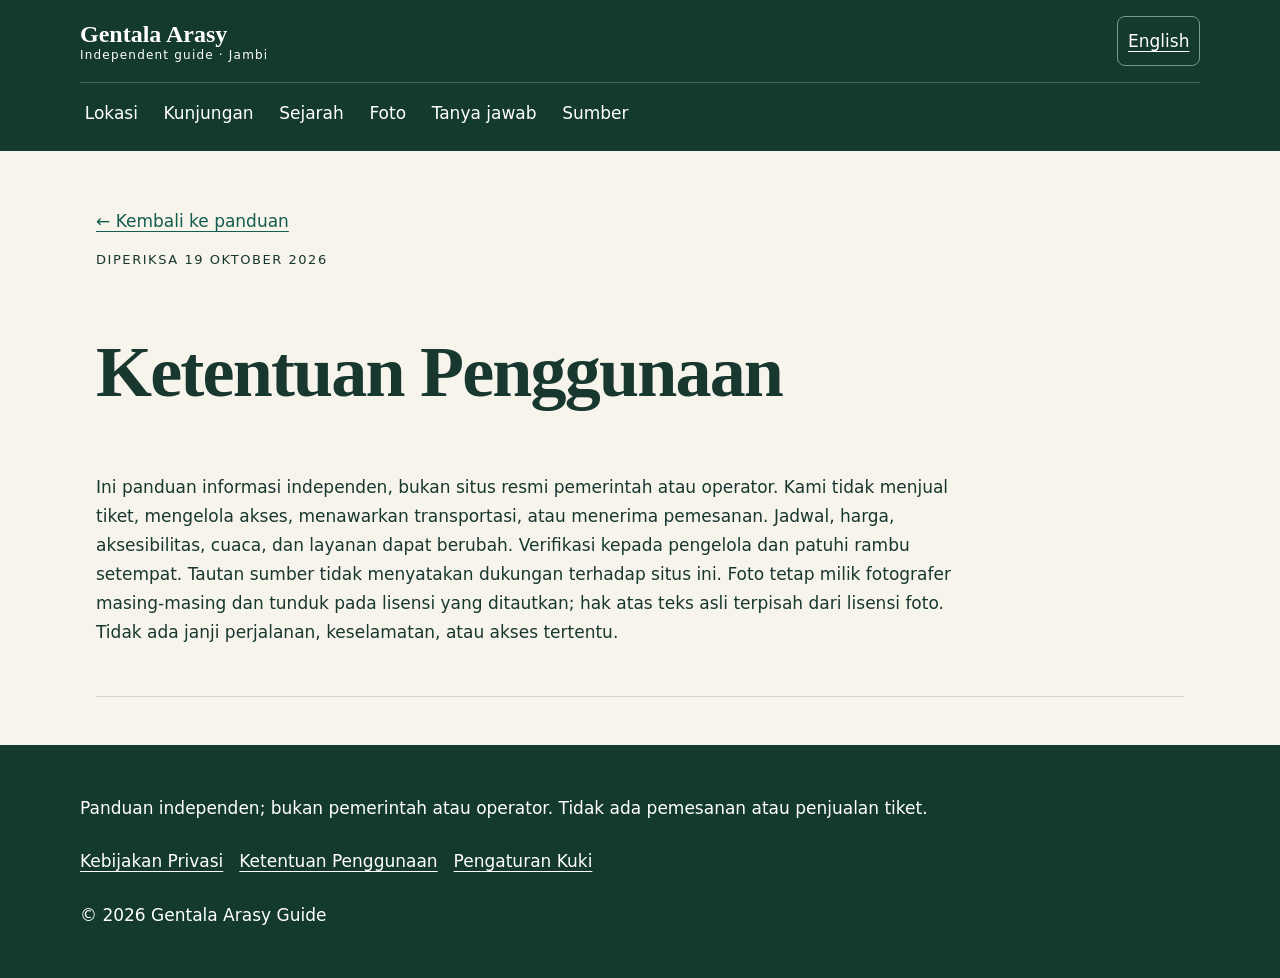
<file: legal/terms/index.html>
<!doctype html><html lang="id"><head><meta charset="utf-8"><meta name="viewport" content="width=device-width, initial-scale=1"><title>Ketentuan Penggunaan | Gentala Arasy Guide</title><meta name="description" content="Ini panduan informasi independen, bukan situs resmi pemerintah atau operator."><link rel="canonical" href="https://jembatangentala.com/legal/terms/"><link rel="alternate" hreflang="id" href="https://jembatangentala.com/legal/terms/"><link rel="alternate" hreflang="en" href="https://jembatangentala.com/en/legal/terms/"><link rel="alternate" hreflang="x-default" href="https://jembatangentala.com/legal/terms/"><meta property="og:type" content="website"><meta property="og:title" content="Ketentuan Penggunaan | Gentala Arasy Guide"><meta property="og:description" content="Ini panduan informasi independen, bukan situs resmi pemerintah atau operator."><meta property="og:url" content="https://jembatangentala.com/legal/terms/"><meta property="og:image" content="https://jembatangentala.com/images/gentala-arasy-river.webp"><meta name="twitter:card" content="summary_large_image"><link rel="icon" href="/favicon.svg"><link rel="manifest" href="/manifest.webmanifest"><link rel="stylesheet" href="/guide.css"><script src="/consent.js" defer></script><script src="/retire-offline.js" defer></script></head><body><a class="skip" href="#main">Lewati ke konten</a><header><div class="brand"><a href="/">Gentala Arasy <small>Independent guide · Jambi</small></a><a class="language" lang="en" href="/en/legal/terms/">English</a></div><nav aria-label="Navigasi utama"><a href="/#location">Lokasi</a><a href="/#visit">Kunjungan</a><a href="/#history">Sejarah</a><a href="/#photos">Foto</a><a href="/#faq">Tanya jawab</a><a href="/#sources">Sumber</a></nav></header><main id="main"><section><a href="/">← Kembali ke panduan</a><p class="eyebrow">Diperiksa 19 Oktober 2026</p><h1>Ketentuan Penggunaan</h1><p>Ini panduan informasi independen, bukan situs resmi pemerintah atau operator. Kami tidak menjual tiket, mengelola akses, menawarkan transportasi, atau menerima pemesanan. Jadwal, harga, aksesibilitas, cuaca, dan layanan dapat berubah. Verifikasi kepada pengelola dan patuhi rambu setempat. Tautan sumber tidak menyatakan dukungan terhadap situs ini. Foto tetap milik fotografer masing-masing dan tunduk pada lisensi yang ditautkan; hak atas teks asli terpisah dari lisensi foto. Tidak ada janji perjalanan, keselamatan, atau akses tertentu.</p></section></main><footer><p>Panduan independen; bukan pemerintah atau operator. Tidak ada pemesanan atau penjualan tiket.</p><div class="footerlinks"><a href="/legal/privacy/">Kebijakan Privasi</a><a href="/legal/terms/">Ketentuan Penggunaan</a><a href="/legal/cookies/">Pengaturan Kuki</a></div><p>© 2026 Gentala Arasy Guide</p></footer></body></html>
</file>
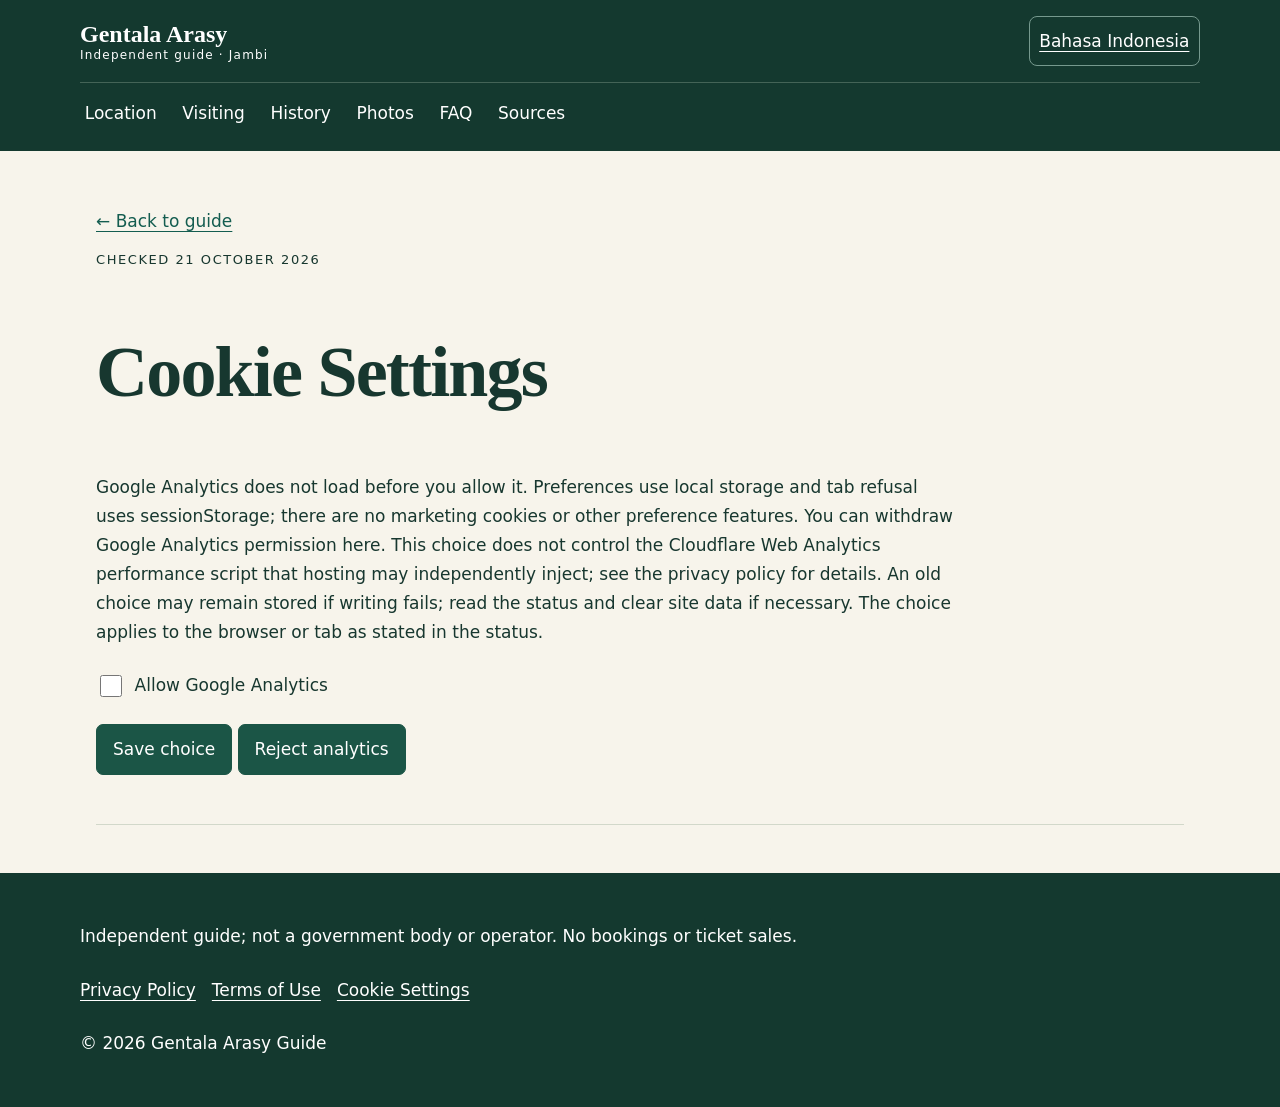
<file: en/legal/cookies/index.html>
<!doctype html><html lang="en"><head><meta charset="utf-8"><meta name="viewport" content="width=device-width, initial-scale=1"><title>Cookie Settings | Gentala Arasy Guide</title><meta name="description" content="Manage Google Analytics permission and stored choices. Cloudflare hosting performance analytics is controlled separately."><link rel="canonical" href="https://jembatangentala.com/en/legal/cookies/"><link rel="alternate" hreflang="id" href="https://jembatangentala.com/legal/cookies/"><link rel="alternate" hreflang="en" href="https://jembatangentala.com/en/legal/cookies/"><link rel="alternate" hreflang="x-default" href="https://jembatangentala.com/legal/cookies/"><meta property="og:type" content="website"><meta property="og:title" content="Cookie Settings | Gentala Arasy Guide"><meta property="og:description" content="Manage Google Analytics permission and stored choices. Cloudflare hosting performance analytics is controlled separately."><meta property="og:url" content="https://jembatangentala.com/en/legal/cookies/"><meta property="og:image" content="https://jembatangentala.com/images/gentala-arasy-river.webp"><meta name="twitter:card" content="summary_large_image"><link rel="icon" href="/favicon.svg"><link rel="manifest" href="/manifest.webmanifest"><link rel="stylesheet" href="/guide.css"><script src="/consent.js" defer></script><script src="/retire-offline.js" defer></script></head><body><a class="skip" href="#main">Skip to content</a><header><div class="brand"><a href="/en/">Gentala Arasy <small>Independent guide · Jambi</small></a><a class="language" lang="id" href="/legal/cookies/">Bahasa Indonesia</a></div><nav aria-label="Main navigation"><a href="/en/#location">Location</a><a href="/en/#visit">Visiting</a><a href="/en/#history">History</a><a href="/en/#photos">Photos</a><a href="/en/#faq">FAQ</a><a href="/en/#sources">Sources</a></nav></header><main id="main"><section><a href="/en/">← Back to guide</a><p class="eyebrow">Checked 21 October 2026</p><h1>Cookie Settings</h1><p>Google Analytics does not load before you allow it. Preferences use local storage and tab refusal uses sessionStorage; there are no marketing cookies or other preference features. You can withdraw Google Analytics permission here. This choice does not control the Cloudflare Web Analytics performance script that hosting may independently inject; see the privacy policy for details. An old choice may remain stored if writing fails; read the status and clear site data if necessary. The choice applies to the browser or tab as stated in the status.</p><form id="cookie-settings"><label class="check"><input type="checkbox" id="analytics">Allow Google Analytics</label><button type="submit">Save choice</button> <button type="button" data-cookie-reject>Reject analytics</button><p data-consent-status role="status" aria-live="polite"></p></form></section></main><footer><p>Independent guide; not a government body or operator. No bookings or ticket sales.</p><div class="footerlinks"><a href="/en/legal/privacy/">Privacy Policy</a><a href="/en/legal/terms/">Terms of Use</a><a href="/en/legal/cookies/">Cookie Settings</a></div><p>© 2026 Gentala Arasy Guide</p></footer></body></html>
</file>
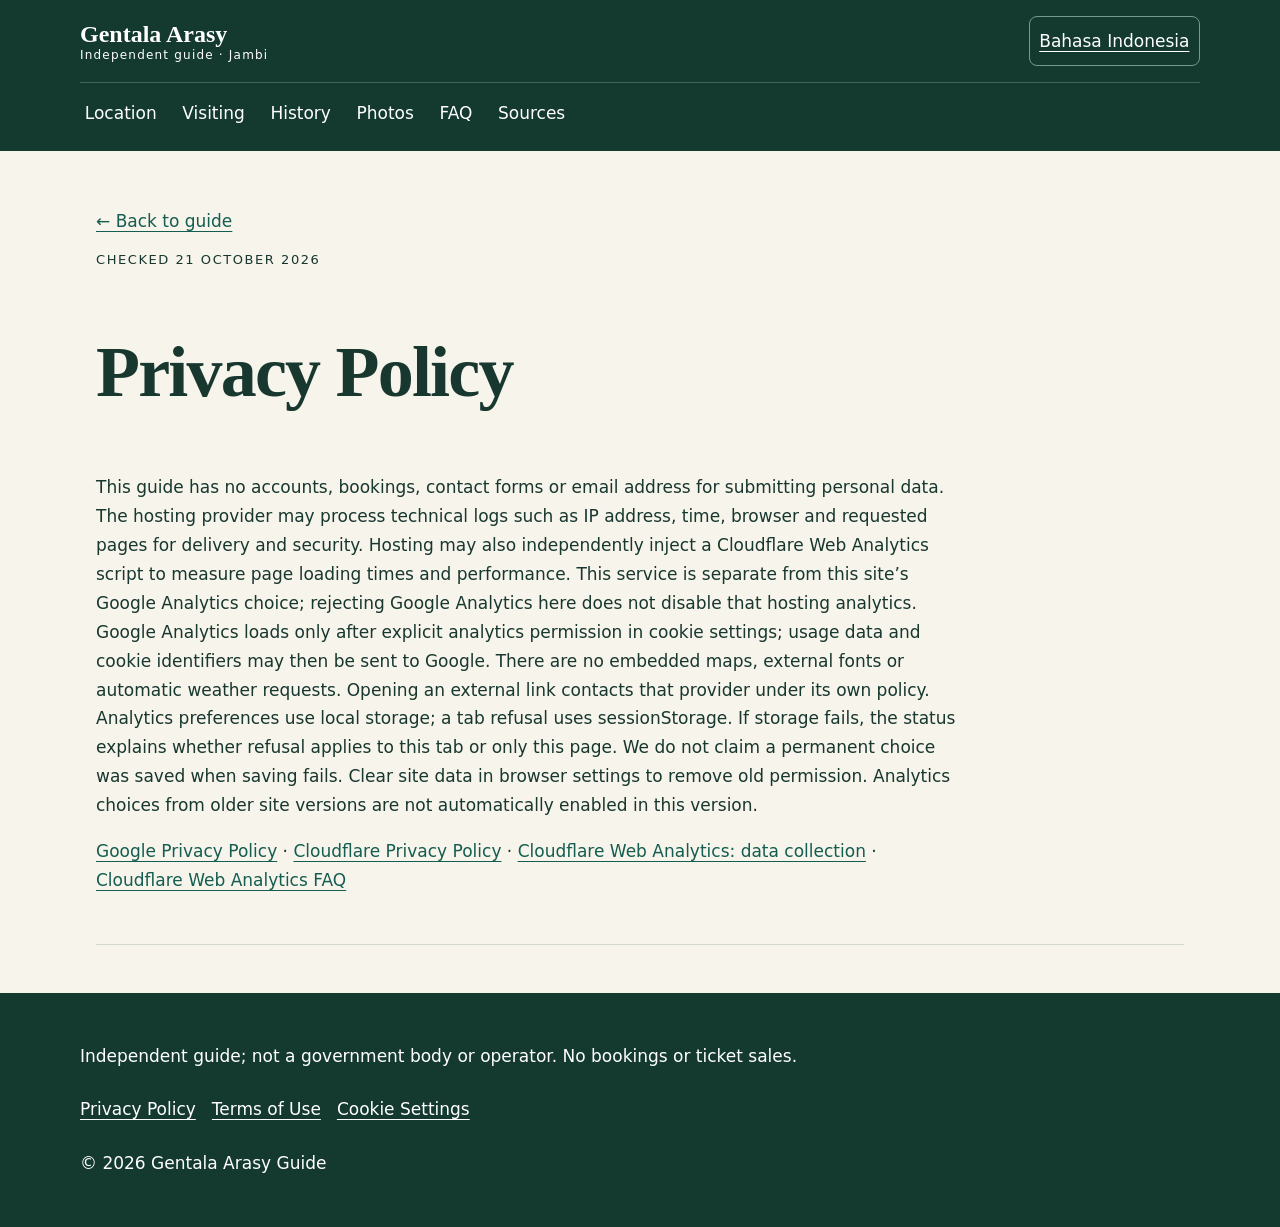
<file: en/legal/privacy/index.html>
<!doctype html><html lang="en"><head><meta charset="utf-8"><meta name="viewport" content="width=device-width, initial-scale=1"><title>Privacy Policy | Gentala Arasy Guide</title><meta name="description" content="Gentala Arasy guide privacy: hosting logs, Cloudflare performance analytics, and your Google Analytics choice."><link rel="canonical" href="https://jembatangentala.com/en/legal/privacy/"><link rel="alternate" hreflang="id" href="https://jembatangentala.com/legal/privacy/"><link rel="alternate" hreflang="en" href="https://jembatangentala.com/en/legal/privacy/"><link rel="alternate" hreflang="x-default" href="https://jembatangentala.com/legal/privacy/"><meta property="og:type" content="website"><meta property="og:title" content="Privacy Policy | Gentala Arasy Guide"><meta property="og:description" content="Gentala Arasy guide privacy: hosting logs, Cloudflare performance analytics, and your Google Analytics choice."><meta property="og:url" content="https://jembatangentala.com/en/legal/privacy/"><meta property="og:image" content="https://jembatangentala.com/images/gentala-arasy-river.webp"><meta name="twitter:card" content="summary_large_image"><link rel="icon" href="/favicon.svg"><link rel="manifest" href="/manifest.webmanifest"><link rel="stylesheet" href="/guide.css"><script src="/consent.js" defer></script><script src="/retire-offline.js" defer></script></head><body><a class="skip" href="#main">Skip to content</a><header><div class="brand"><a href="/en/">Gentala Arasy <small>Independent guide · Jambi</small></a><a class="language" lang="id" href="/legal/privacy/">Bahasa Indonesia</a></div><nav aria-label="Main navigation"><a href="/en/#location">Location</a><a href="/en/#visit">Visiting</a><a href="/en/#history">History</a><a href="/en/#photos">Photos</a><a href="/en/#faq">FAQ</a><a href="/en/#sources">Sources</a></nav></header><main id="main"><section><a href="/en/">← Back to guide</a><p class="eyebrow">Checked 21 October 2026</p><h1>Privacy Policy</h1><p>This guide has no accounts, bookings, contact forms or email address for submitting personal data. The hosting provider may process technical logs such as IP address, time, browser and requested pages for delivery and security. Hosting may also independently inject a Cloudflare Web Analytics script to measure page loading times and performance. This service is separate from this site’s Google Analytics choice; rejecting Google Analytics here does not disable that hosting analytics. Google Analytics loads only after explicit analytics permission in cookie settings; usage data and cookie identifiers may then be sent to Google. There are no embedded maps, external fonts or automatic weather requests. Opening an external link contacts that provider under its own policy. Analytics preferences use local storage; a tab refusal uses sessionStorage. If storage fails, the status explains whether refusal applies to this tab or only this page. We do not claim a permanent choice was saved when saving fails. Clear site data in browser settings to remove old permission. Analytics choices from older site versions are not automatically enabled in this version.</p><p><a href="https://policies.google.com/privacy">Google Privacy Policy</a> · <a href="https://www.cloudflare.com/privacypolicy/">Cloudflare Privacy Policy</a> · <a href="https://developers.cloudflare.com/web-analytics/data-metrics/data-origin-and-collection/">Cloudflare Web Analytics: data collection</a> · <a href="https://developers.cloudflare.com/web-analytics/faq/">Cloudflare Web Analytics FAQ</a></p></section></main><footer><p>Independent guide; not a government body or operator. No bookings or ticket sales.</p><div class="footerlinks"><a href="/en/legal/privacy/">Privacy Policy</a><a href="/en/legal/terms/">Terms of Use</a><a href="/en/legal/cookies/">Cookie Settings</a></div><p>© 2026 Gentala Arasy Guide</p></footer></body></html>
</file>
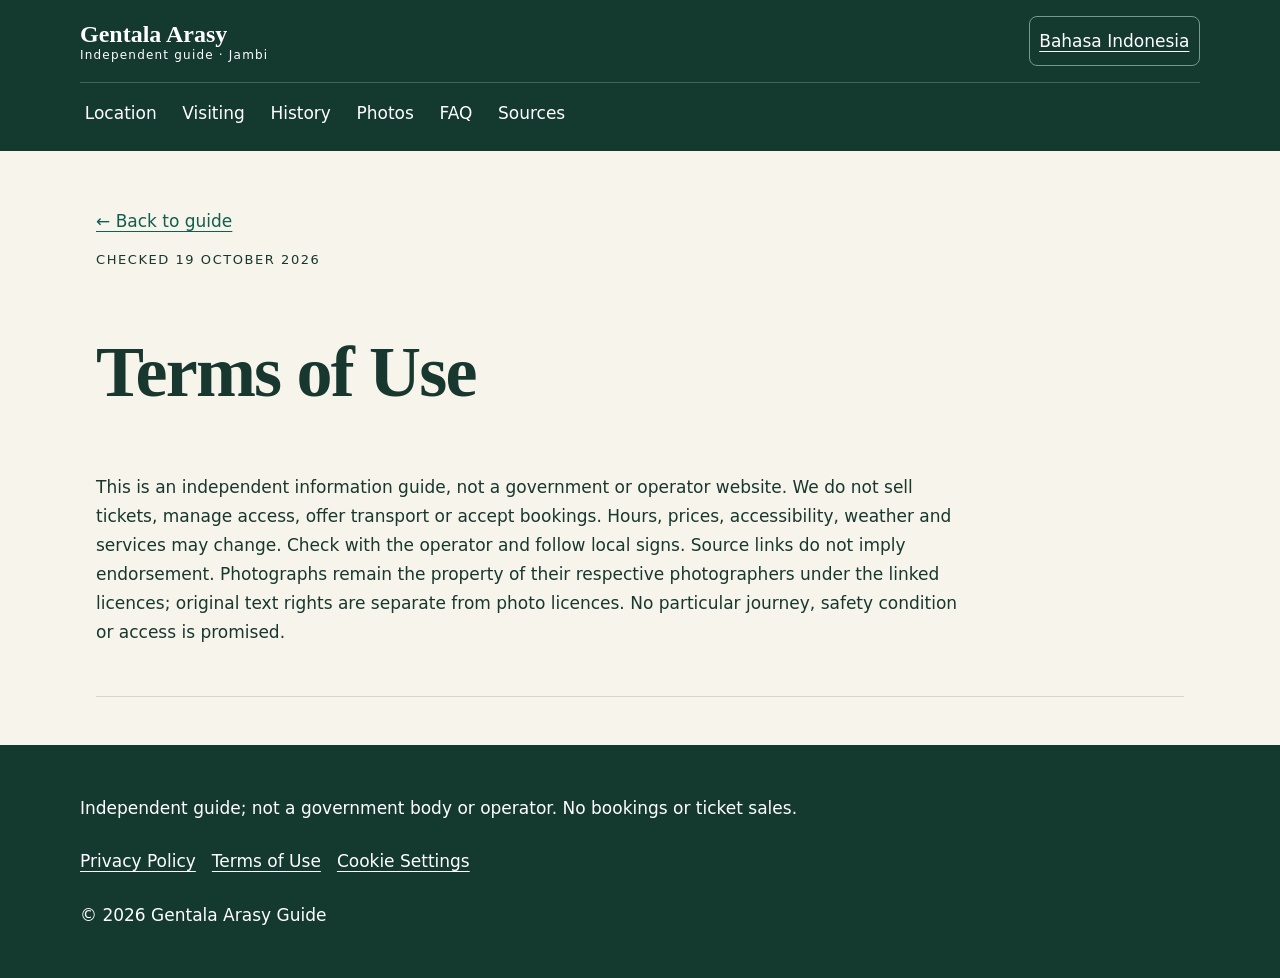
<file: en/legal/terms/index.html>
<!doctype html><html lang="en"><head><meta charset="utf-8"><meta name="viewport" content="width=device-width, initial-scale=1"><title>Terms of Use | Gentala Arasy Guide</title><meta name="description" content="This is an independent information guide, not a government or operator website."><link rel="canonical" href="https://jembatangentala.com/en/legal/terms/"><link rel="alternate" hreflang="id" href="https://jembatangentala.com/legal/terms/"><link rel="alternate" hreflang="en" href="https://jembatangentala.com/en/legal/terms/"><link rel="alternate" hreflang="x-default" href="https://jembatangentala.com/legal/terms/"><meta property="og:type" content="website"><meta property="og:title" content="Terms of Use | Gentala Arasy Guide"><meta property="og:description" content="This is an independent information guide, not a government or operator website."><meta property="og:url" content="https://jembatangentala.com/en/legal/terms/"><meta property="og:image" content="https://jembatangentala.com/images/gentala-arasy-river.webp"><meta name="twitter:card" content="summary_large_image"><link rel="icon" href="/favicon.svg"><link rel="manifest" href="/manifest.webmanifest"><link rel="stylesheet" href="/guide.css"><script src="/consent.js" defer></script><script src="/retire-offline.js" defer></script></head><body><a class="skip" href="#main">Skip to content</a><header><div class="brand"><a href="/en/">Gentala Arasy <small>Independent guide · Jambi</small></a><a class="language" lang="id" href="/legal/terms/">Bahasa Indonesia</a></div><nav aria-label="Main navigation"><a href="/en/#location">Location</a><a href="/en/#visit">Visiting</a><a href="/en/#history">History</a><a href="/en/#photos">Photos</a><a href="/en/#faq">FAQ</a><a href="/en/#sources">Sources</a></nav></header><main id="main"><section><a href="/en/">← Back to guide</a><p class="eyebrow">Checked 19 October 2026</p><h1>Terms of Use</h1><p>This is an independent information guide, not a government or operator website. We do not sell tickets, manage access, offer transport or accept bookings. Hours, prices, accessibility, weather and services may change. Check with the operator and follow local signs. Source links do not imply endorsement. Photographs remain the property of their respective photographers under the linked licences; original text rights are separate from photo licences. No particular journey, safety condition or access is promised.</p></section></main><footer><p>Independent guide; not a government body or operator. No bookings or ticket sales.</p><div class="footerlinks"><a href="/en/legal/privacy/">Privacy Policy</a><a href="/en/legal/terms/">Terms of Use</a><a href="/en/legal/cookies/">Cookie Settings</a></div><p>© 2026 Gentala Arasy Guide</p></footer></body></html>
</file>
<file: guide.css>
*{box-sizing:border-box}html{scroll-behavior:smooth;scroll-padding-top:1rem}body{margin:0;background:#f7f4eb;color:#17372f;font:17px/1.7 system-ui,sans-serif}a{color:#145d50;text-underline-offset:4px;overflow-wrap:anywhere}a:focus-visible,button:focus-visible,summary:focus-visible,input:focus-visible{outline:3px solid #d28b27;outline-offset:4px}header{background:#14392f;color:#fff;padding:1rem max(1rem,calc((100% - 1120px)/2))}header a{color:#fff}.brand{display:flex;justify-content:space-between;align-items:center;gap:1rem;flex-wrap:wrap}.brand>a:first-child{text-decoration:none;font:bold 1.5rem Georgia,serif}.brand small{display:block;font:12px system-ui,sans-serif;letter-spacing:.1em}.language{padding:.6rem;border:1px solid #76998e;border-radius:8px}nav{display:flex;flex-wrap:wrap;gap:.25rem 1rem;margin-top:1rem;border-top:1px solid #446457;padding-top:.5rem}nav a{display:inline-flex;align-items:center;min-height:44px;padding:.2rem .3rem;text-decoration:none}main{max-width:1120px;margin:auto;padding:1.5rem 1rem 3rem}h1,h2{font-family:Georgia,serif;line-height:1.15;letter-spacing:-.025em}h1{font-size:clamp(2.3rem,6vw,4.5rem)}h2{font-size:clamp(1.8rem,4vw,2.5rem)}p{max-width:80ch}.hero{display:grid;grid-template-columns:1fr 1fr;align-items:center;gap:2rem;padding:1rem 0 2rem}.hero img{width:100%;height:auto;border-radius:18px}.eyebrow{text-transform:uppercase;letter-spacing:.12em;font-size:13px}.button,button{display:inline-flex;align-items:center;justify-content:center;min-height:44px;padding:.65rem 1rem;border:1px solid #1b5546;border-radius:7px;background:#1b5546;color:white;font:inherit;text-decoration:none;cursor:pointer}.secondary{background:transparent;color:#1b5546}.notice{border-left:4px solid #b17b34;padding:1rem;background:#eee6d5}section:not(.hero){padding:2rem 0;border-bottom:1px solid #d2d8ca}.gallery{display:grid;grid-template-columns:repeat(3,minmax(0,1fr));gap:1rem}figure{margin:0}figure img{width:100%;height:230px;object-fit:cover;border-radius:9px}figcaption{font-size:13px}details{border-top:1px solid #ccd2c8;padding:.5rem 0}summary{cursor:pointer;min-height:44px;padding:.5rem;font-weight:600}details p{padding:0 .5rem}footer{background:#14392f;color:#fff;padding:2rem max(1rem,calc((100% - 1120px)/2))}footer a{color:#fff}.footerlinks{display:flex;flex-wrap:wrap;gap:1rem}.footerlinks a{min-height:44px;display:flex;align-items:center}.check{display:flex;align-items:center;gap:.6rem;min-height:44px;margin:1rem 0}input[type=checkbox]{width:22px;height:22px}.skip{position:absolute;left:1rem;top:-100px;background:white;padding:1rem;z-index:10}.skip:focus{top:0}.hidden{display:none}@media(max-width:700px){.hero{grid-template-columns:1fr;gap:1rem}.gallery{grid-template-columns:1fr}figure img{height:auto}nav{gap:.25rem .6rem}main{padding-top:1rem}h1{margin-top:.5rem}.brand{align-items:flex-start}}@media(prefers-reduced-motion:reduce){html{scroll-behavior:auto}}
</file>
